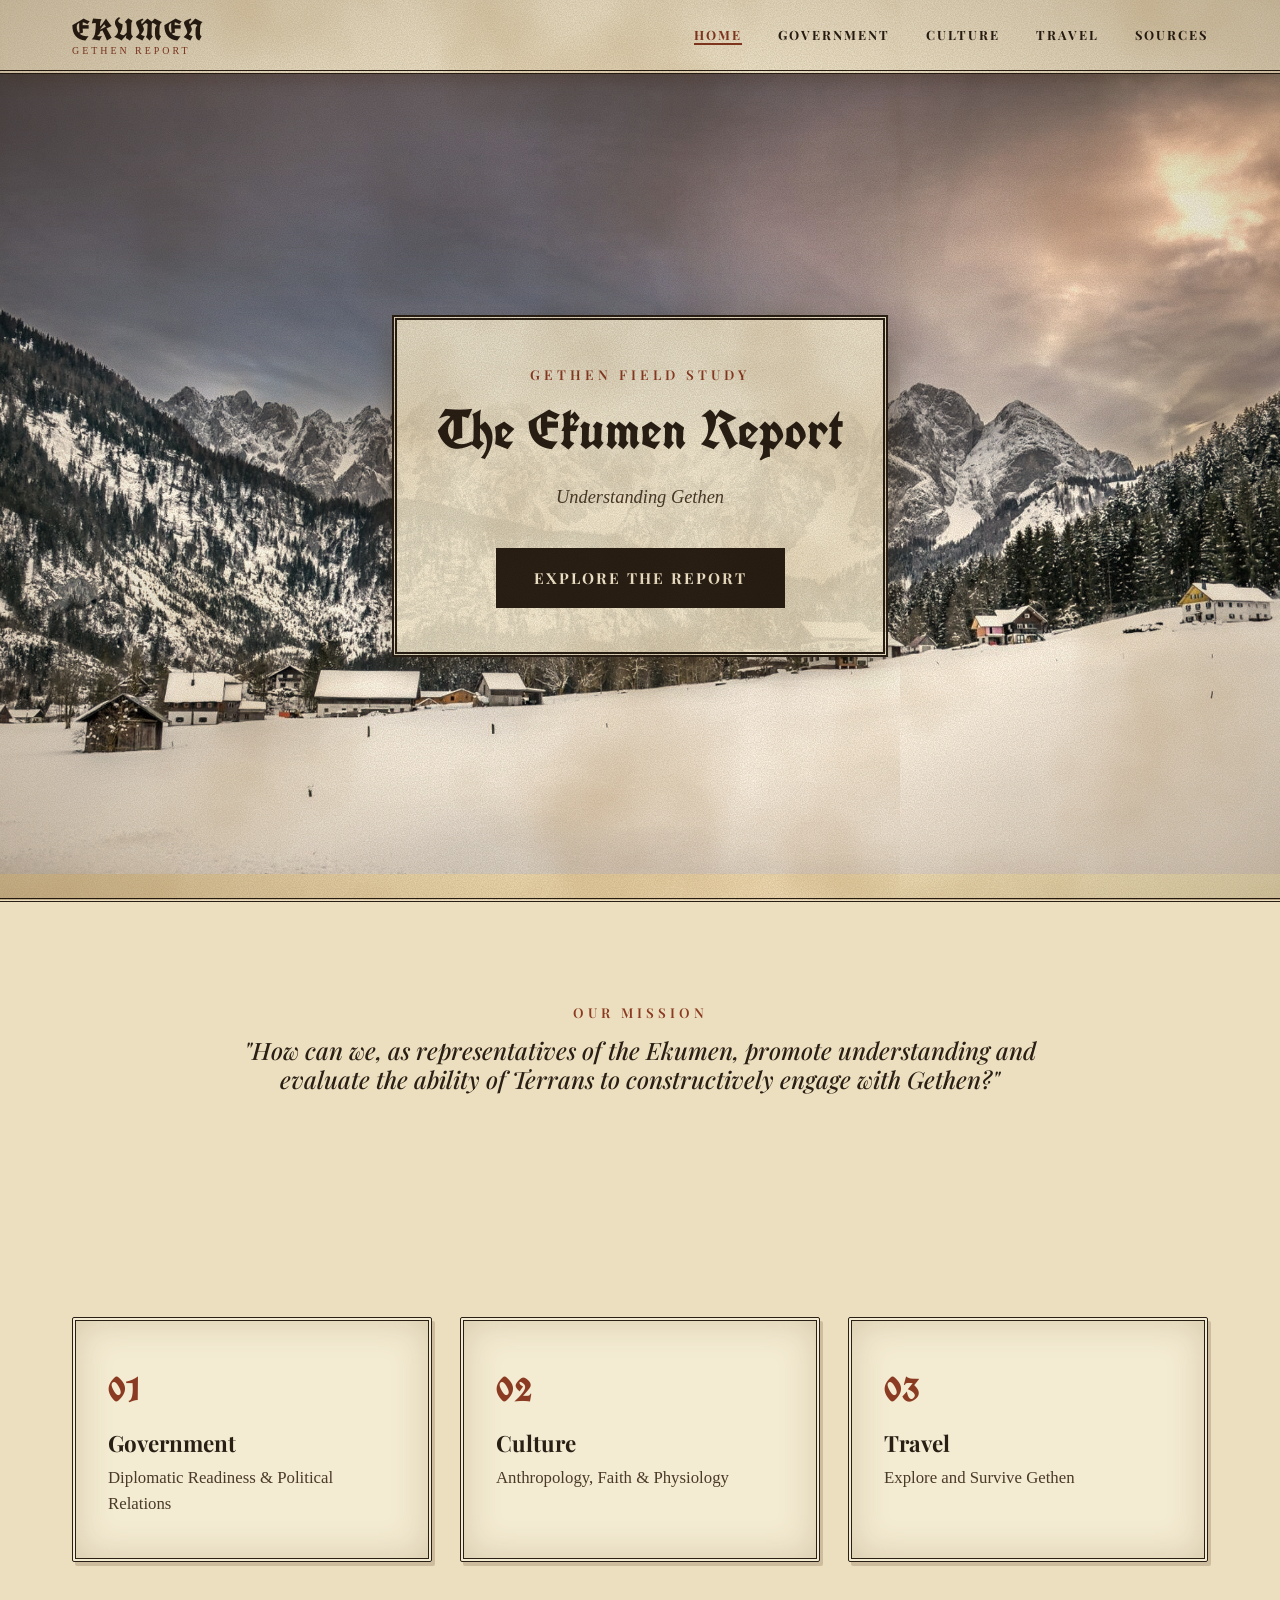
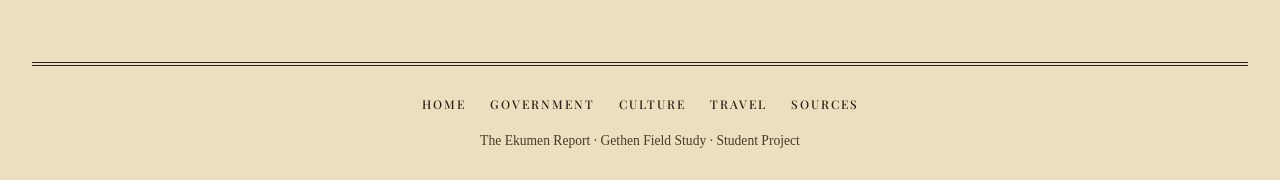
<file: index.html>
<!DOCTYPE html>
<html lang="en">
<head>
  <meta charset="UTF-8">
  <meta name="viewport" content="width=device-width, initial-scale=1.0">
  <title>The Ekumen Report | Understanding Gethen</title>

  <!-- ================================================================
       FONTS
       These two Google Fonts give the site its "sci-fi document" look.
       "Space Grotesk" = headings. "Inter" = body text.
       Delete this whole <link> tag if you don't want to use Google Fonts
       (the site will just fall back to a normal system font).
       ================================================================ -->
  <link rel="preconnect" href="https://fonts.googleapis.com">
  <link href="https://fonts.googleapis.com/css2?family=Old+Standard+TT:ital,wght@0,400;0,700;1,400&family=Playfair+Display:wght@500;700;900&family=UnifrakturCook:wght@700&display=swap" rel="stylesheet">

  <!-- Our stylesheet. All colors, sizes, and layout live in here. -->
  <link rel="stylesheet" href="style.css">
</head>
<body>

  <!-- ================================================================
       NAVIGATION BAR
       This is the SAME navbar on every page (index.html, government.html,
       culture.html, travel.html, sources.html) — copy/paste it if you add
       a new page. The "current" class just highlights which page you're on;
       move it to a different link on each page.
       To add a link: copy one <li><a>...</a></li> line and change it.
       To remove a link: delete its <li>...</li> line.
       ================================================================ -->
  <header class="navbar">
    <div class="nav-inner">

      <a href="index.html" class="nav-logo">
        <span class="nav-logo-main">EKUMEN</span>
        <span class="nav-logo-sub">Gethen Report</span>
      </a>

      <!-- Hamburger button, only visible on phones/tablets (see script.js) -->
      <button class="nav-toggle" id="navToggle" aria-label="Open menu">
        <span></span>
        <span></span>
        <span></span>
      </button>

      <ul class="nav-links" id="navLinks">
        <li><a href="index.html" class="current">Home</a></li>
        <li><a href="government.html">Government</a></li>
        <li><a href="culture.html">Culture</a></li>
        <li><a href="travel.html">Travel</a></li>
        <li><a href="sources.html">Sources</a></li>
      </ul>

    </div>
  </header>


  <!-- ================================================================
       HERO SECTION
       The big introduction banner at the top of the page.
       ================================================================ -->
  <section class="hero" id="home">

    <img src="images/gethen-hero.jpg" alt="Snow-covered valley with farmhouses beneath jagged mountains at dusk" class="hero-image">

    <div class="hero-overlay"></div>

    <div class="hero-content">
      <p class="eyebrow">Gethen Field Study</p>
      <h1>The Ekumen Report</h1>
      <p class="hero-subtitle">
        Understanding Gethen
      </p>
      <a href="#categories" class="btn btn-primary">Explore the Report</a>
    </div>

  </section>


  <!-- ================================================================
       MISSION / INTRODUCTION SECTION
       Introduces the project's essential question.
       ================================================================ -->
  <section class="section mission" id="mission">
    <div class="container">
      <p class="eyebrow">OUR MISSION</p>
      <h2 class="essential-question">
        "How can we, as representatives of the Ekumen, promote understanding and evaluate the ability of Terrans to constructively engage with Gethen?"
      </h2>
    </div>
  </section>


  <!-- ================================================================
       THREE MAIN CATEGORY CARDS
       This is the site's main navigation. Each card is a link to its own
       page. To add a 4th card: copy one whole <a class="category-card">
       block, point its href at a new .html page, and build that page by
       copying government.html/culture.html/travel.html as a starting point.
       ================================================================ -->
  <section class="section categories" id="categories">
    <div class="container category-grid">

      <a href="government.html" class="category-card">
        <span class="category-number">01</span>
        <h3>Government</h3>
        <p>Diplomatic Readiness &amp; Political Relations</p>
      </a>

      <a href="culture.html" class="category-card">
        <span class="category-number">02</span>
        <h3>Culture</h3>
        <p>Anthropology, Faith &amp; Physiology</p>
      </a>

      <a href="travel.html" class="category-card">
        <span class="category-number">03</span>
        <h3>Travel</h3>
        <p>Explore and Survive Gethen</p>
      </a>

    </div>
  </section>



  <!-- ================================================================
       FOOTER
       The link row here is repeated on every page so you can always
       jump anywhere from the bottom of the site.
       ================================================================ -->
  <footer class="footer">
    <div class="container">
      <ul class="footer-links">
        <li><a href="index.html">Home</a></li>
        <li><a href="government.html">Government</a></li>
        <li><a href="culture.html">Culture</a></li>
        <li><a href="travel.html">Travel</a></li>
        <li><a href="sources.html">Sources</a></li>
      </ul>
      <p>The Ekumen Report &middot; Gethen Field Study &middot; Student Project</p>
    </div>
  </footer>


  <!-- Our JavaScript file. Only handles the mobile menu button. -->
  <script src="script.js"></script>
</body>
</html>
</file>
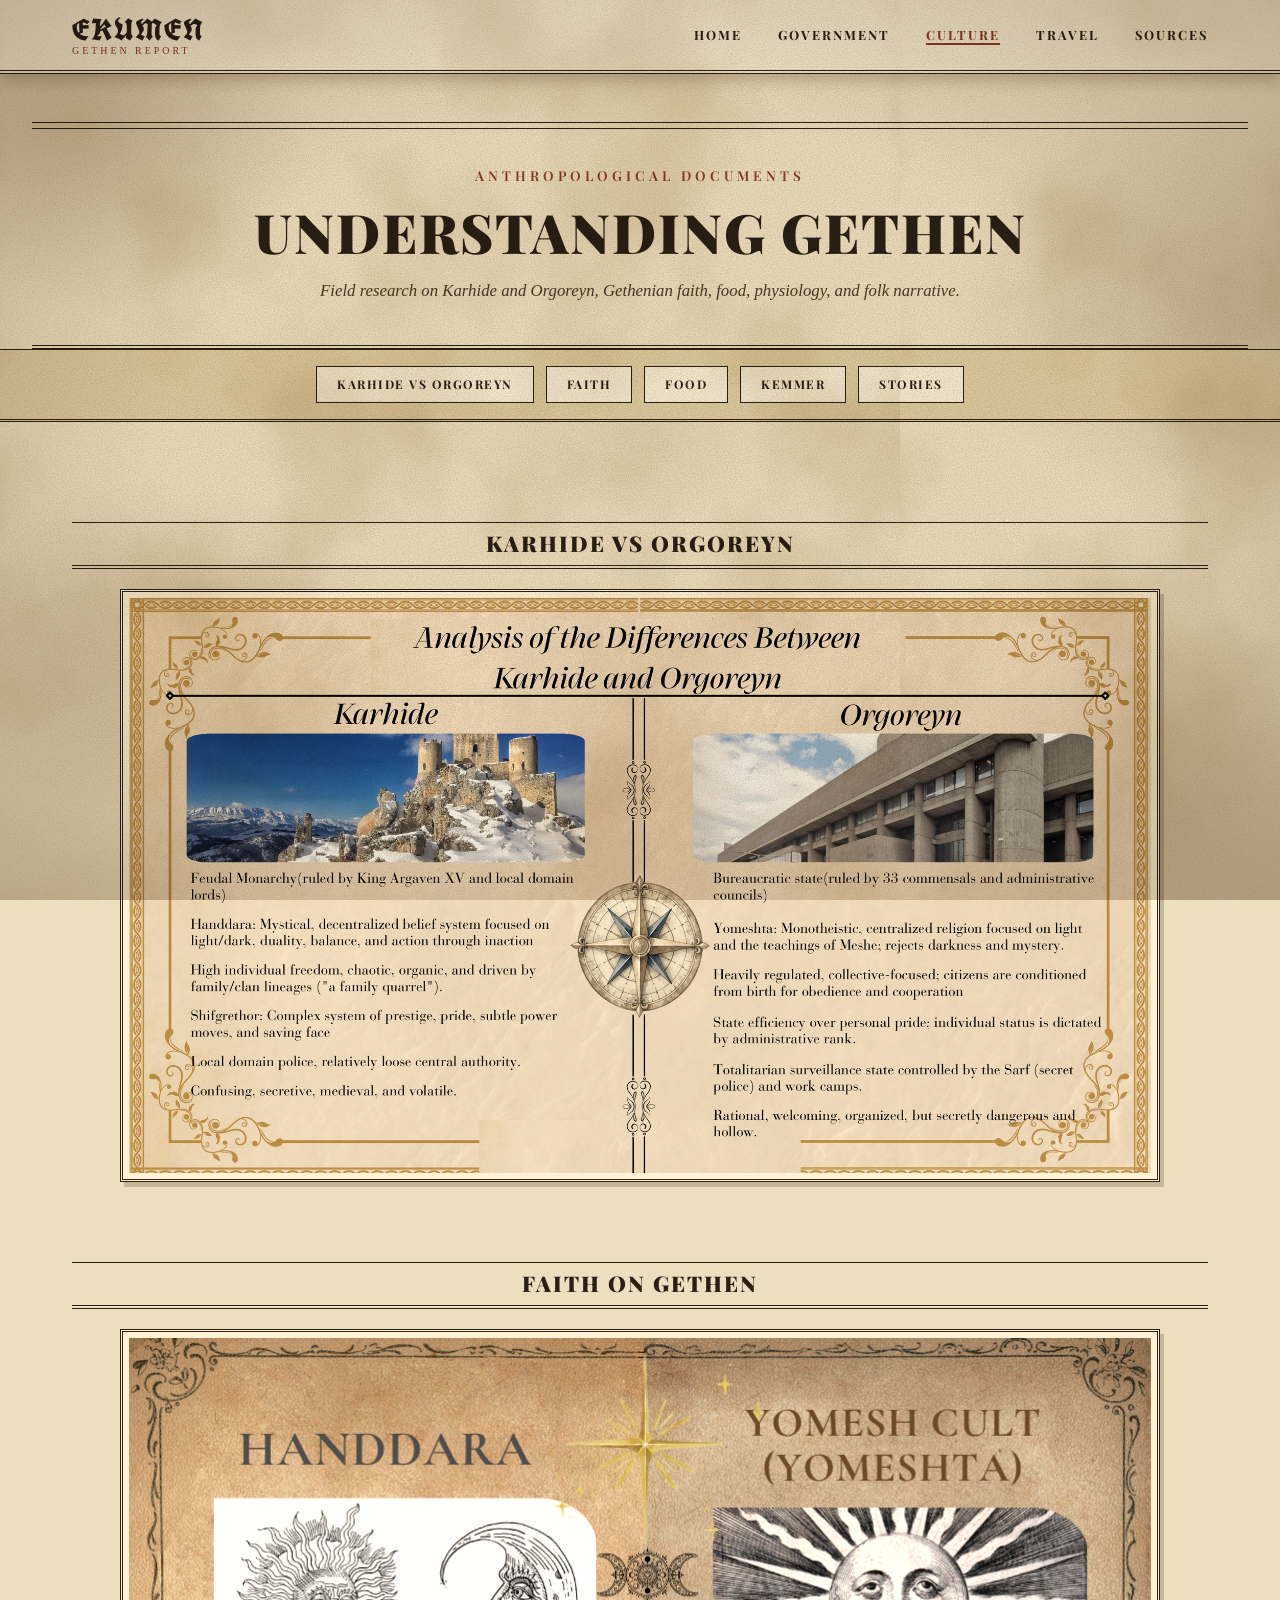
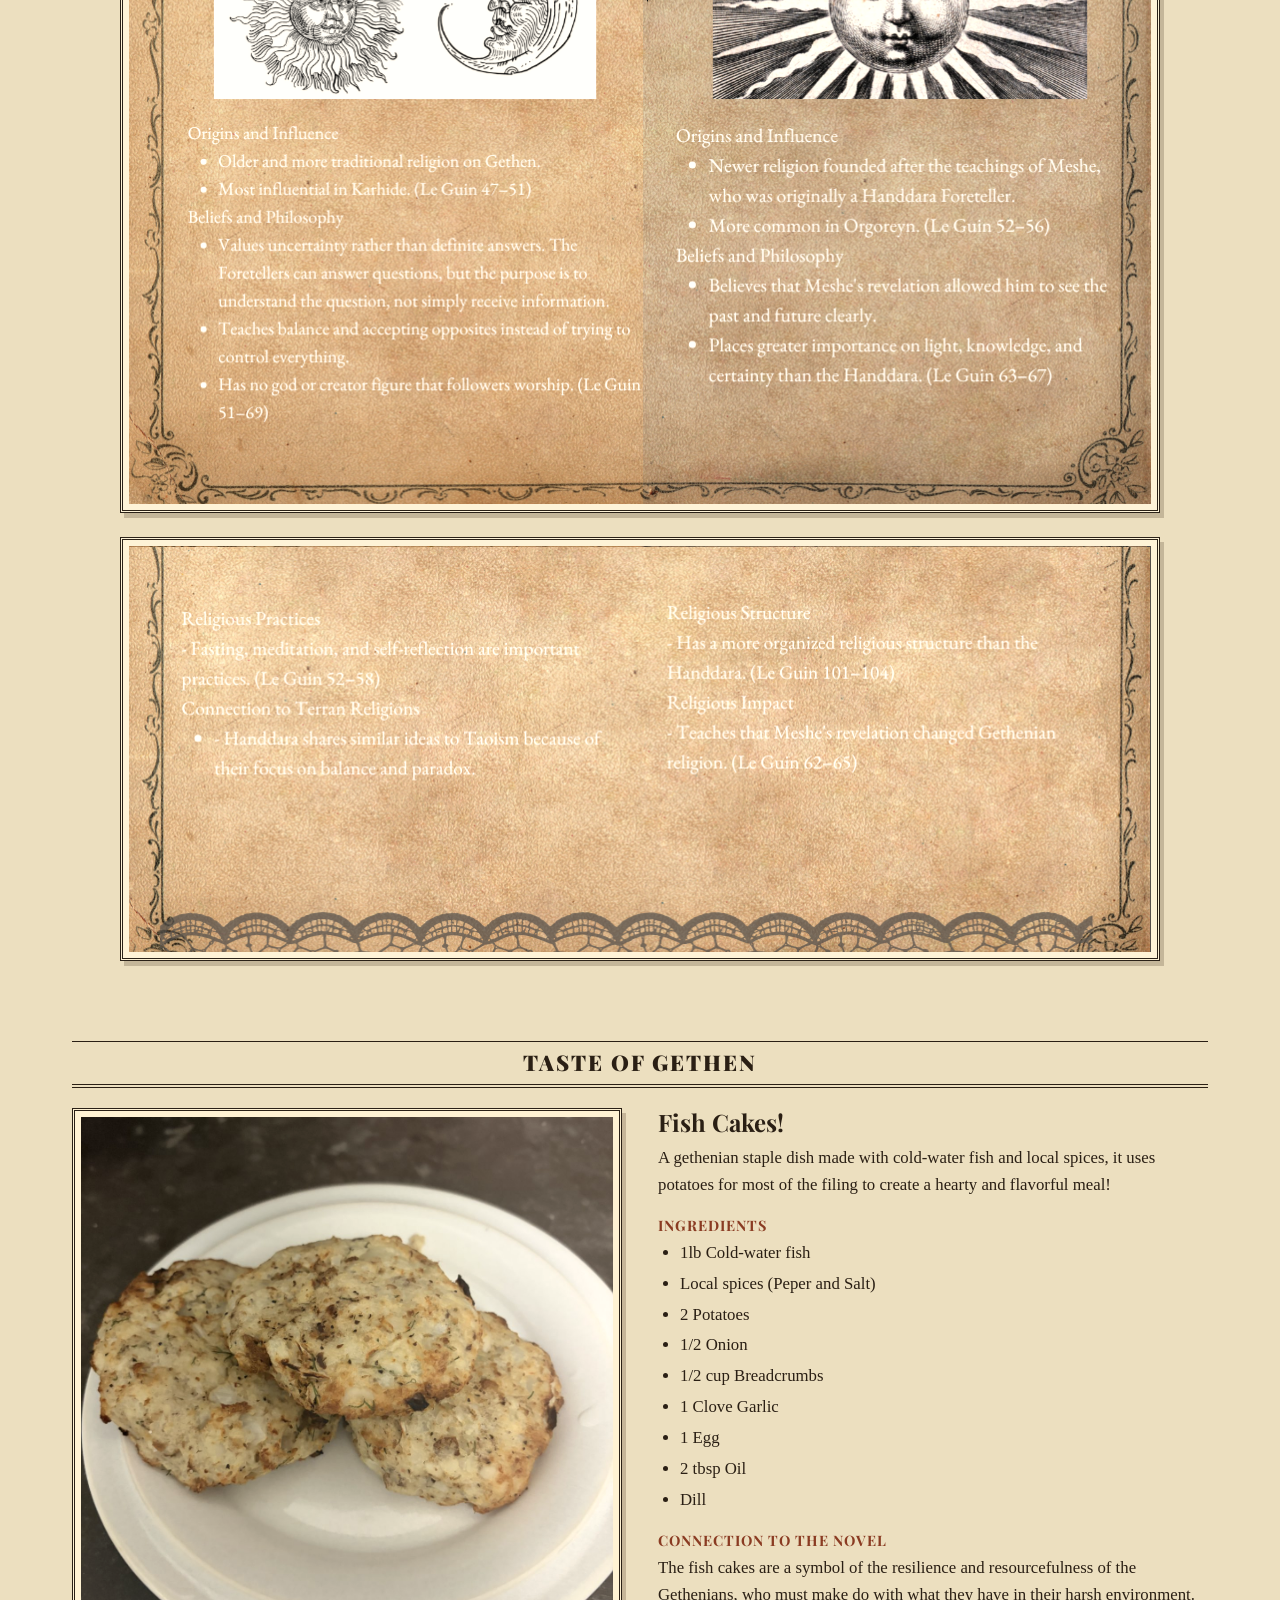
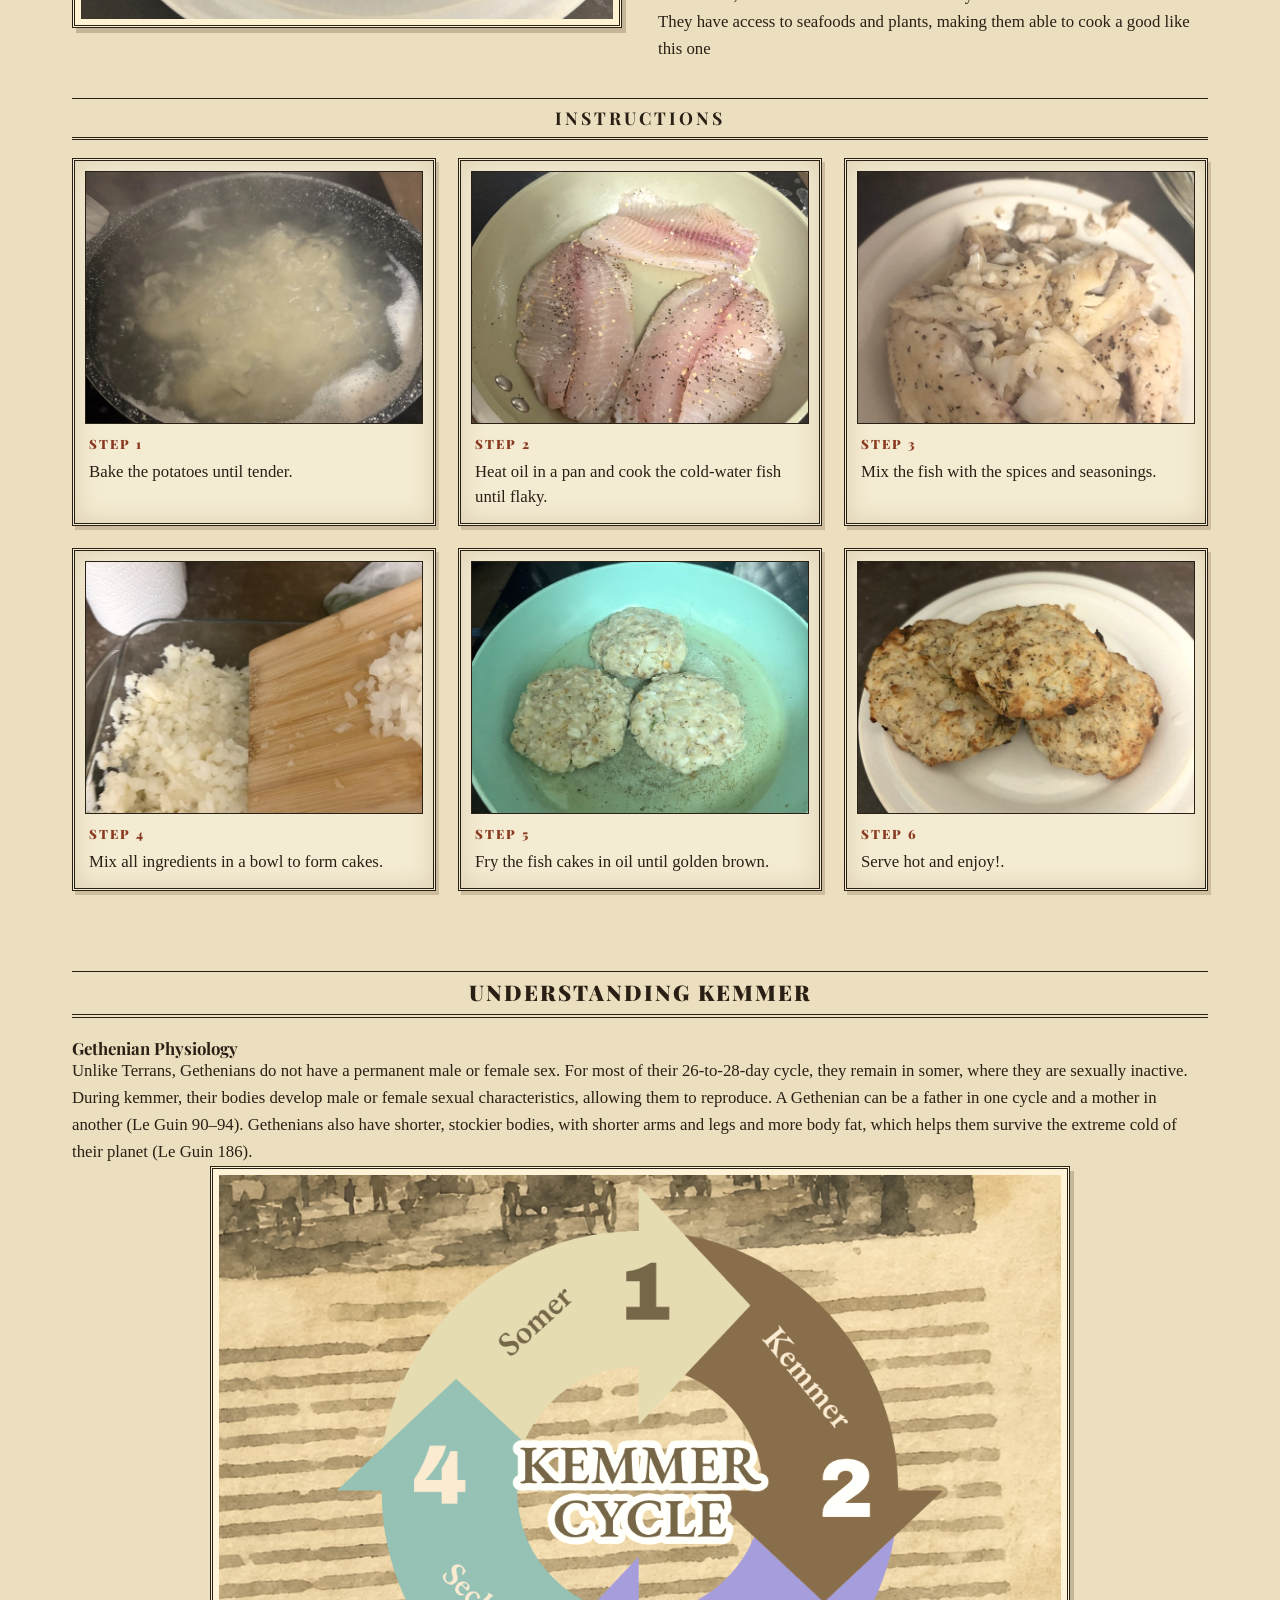
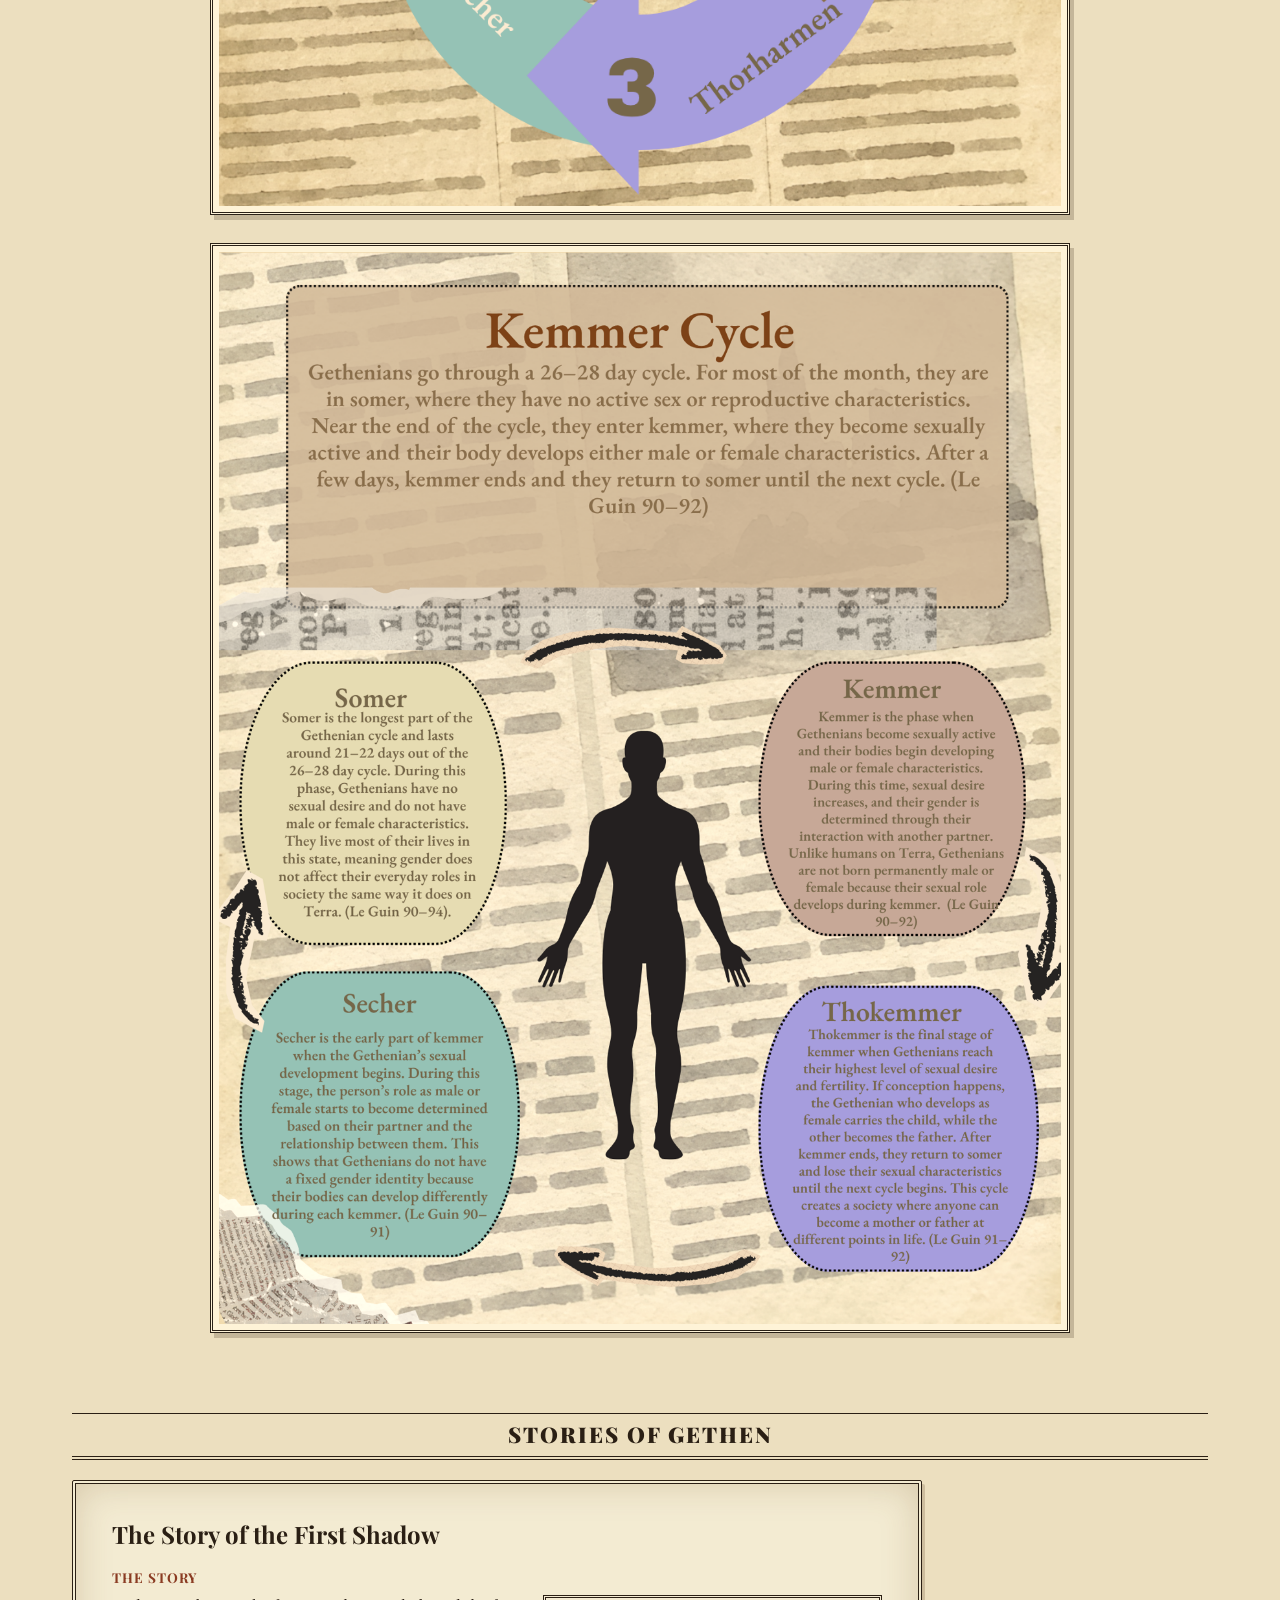
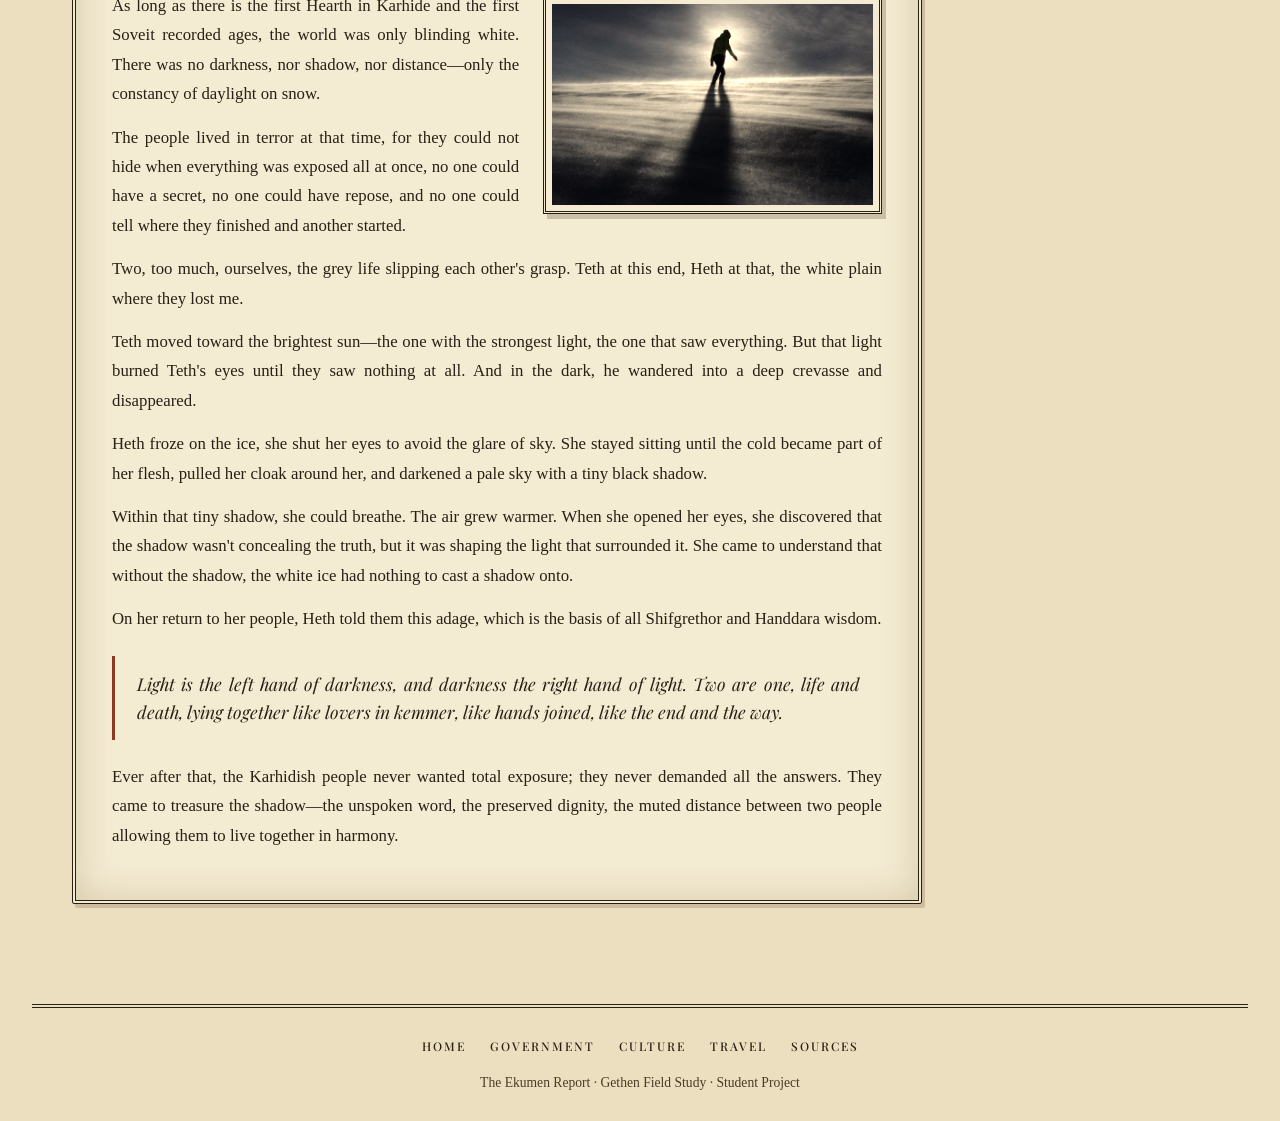
<file: culture.html>
<!DOCTYPE html>
<html lang="en">
<head>
  <meta charset="UTF-8">
  <meta name="viewport" content="width=device-width, initial-scale=1.0">
  <title>Culture | The Ekumen Report</title>

  <link rel="preconnect" href="https://fonts.googleapis.com">
  <link href="https://fonts.googleapis.com/css2?family=Old+Standard+TT:ital,wght@0,400;0,700;1,400&family=Playfair+Display:wght@500;700;900&family=UnifrakturCook:wght@700&display=swap" rel="stylesheet">
  <link rel="stylesheet" href="style.css">
</head>
<body>

  <!-- NAVIGATION BAR -->
  <header class="navbar">
    <div class="nav-inner">

      <a href="index.html" class="nav-logo">
        <span class="nav-logo-main">EKUMEN</span>
        <span class="nav-logo-sub">Gethen Report</span>
      </a>

      <button class="nav-toggle" id="navToggle" aria-label="Open menu">
        <span></span>
        <span></span>
        <span></span>
      </button>

      <ul class="nav-links" id="navLinks">
        <li><a href="index.html">Home</a></li>
        <li><a href="government.html">Government</a></li>
        <li><a href="culture.html" class="current">Culture</a></li>
        <li><a href="travel.html">Travel</a></li>
        <li><a href="sources.html">Sources</a></li>
      </ul>

    </div>
  </header>

  <!-- PAGE HEADER -->
  <section class="page-header">
    <div class="container">
      <p class="eyebrow">ANTHROPOLOGICAL DOCUMENTS</p>
      <h1>Understanding Gethen</h1>
      <p class="page-header-subtitle">Field research on Karhide and Orgoreyn, Gethenian faith, food, physiology, and folk narrative.</p>
    </div>
  </section>

  <!-- QUICK NAVIGATION -->
  <nav class="quick-nav">
    <ul class="container quick-nav-links">
      <li><a href="#comparison">Karhide vs Orgoreyn</a></li>
      <li><a href="#religion">Faith</a></li>
      <li><a href="#food">Food</a></li>
      <li><a href="#kemmer">Kemmer</a></li>
      <li><a href="#stories">Stories</a></li>
    </ul>
  </nav>

  <!-- CULTURE SECTION -->
  <section class="section">
    <div class="container">

      <!-- KARHIDE VS ORGOREYN -->
      <div class="subsection" id="comparison">
        <h3 class="subsection-title">Karhide vs Orgoreyn</h3>

        <div class="flyer-stack">
          <img
            src="images/karhide-orgoreyn-infographic.png"
            alt="Infographic comparing Karhide and Orgoreyn: Karhide is a feudal monarchy ruled by King Argaven XV and local domain lords, follows Handdara, has high individual freedom, the shifgrethor code of honor, local domain police and left Genly Ai confused; Orgoreyn is a bureaucratic state ruled by 33 commensals, follows Yomeshta, is heavily regulated, values state efficiency over personal pride, is a surveillance state run by the Sarf and work camps, and seemed welcoming but secretly dangerous and hollow."
            class="flyer-img">
        </div>
      </div>

      <!-- RELIGION: HANDDARA & YOMESH -->
      <div class="subsection" id="religion">
        <h3 class="subsection-title">Faith on Gethen</h3>

        <div class="flyer-stack">
          <img
            src="images/faith-1.png"
            alt="Flyer comparing the Handdara and the Yomesh Cult (Yomeshta): origins and influence, and beliefs and philosophy"
            class="flyer-img">

          <img
            src="images/faith-2.png"
            alt="Flyer continued: religious practices and connection to Terran religions for the Handdara; religious structure and impact for the Yomesh Cult"
            class="flyer-img">
        </div>
      </div>

      <!-- FOOD: TASTE OF GETHEN -->
      <div class="subsection" id="food">
        <h3 class="subsection-title">Taste of Gethen</h3>

        <div class="recipe-layout">

          <img
            src="images/food.jpeg"
            alt="Photo of finished dish"
            class="recipe-image">

          <div class="recipe-text">
            <h4>Fish Cakes!</h4>

            <p>A gethenian staple dish made with cold-water fish and local spices, it uses potatoes for most of the filing to create a hearty and flavorful meal!</p>

            <h5>Ingredients</h5>
            <ul>
              <li>1lb Cold-water fish</li>
              <li>Local spices (Peper and Salt)</li>
              <li>2 Potatoes</li>
              <li>1/2 Onion</li>
              <li>1/2 cup Breadcrumbs</li>
              <li>1 Clove Garlic</li>
              <li>1 Egg</li>
              <li>2 tbsp Oil</li>
              <li>Dill</li>
            </ul>

            <h5>Connection to the Novel</h5>
            <p>The fish cakes are a symbol of the resilience and resourcefulness of the Gethenians, who must make do with what they have in their harsh environment. They have access to seafoods and plants, making them able to cook a good like this one</p>
          </div>
        </div>

        <h4 class="recipe-steps-title">Instructions</h4>

        <ol class="recipe-steps">
          <li>
            <img src="images/recipe-step-1.jpg" alt="Potatoes in a pot on the stove" class="step-photo">
            <span>Bake the potatoes until tender.</span>
          </li>
          <li>
            <img src="images/recipe-step-2.jpg" alt="Seasoned fish fillets cooking in a pan" class="step-photo">
            <span>Heat oil in a pan and cook the cold-water fish until flaky.</span>
          </li>
          <li>
            <img src="images/recipe-step-3.jpg" alt="Cooked, flaked fish on a plate" class="step-photo">
            <span>Mix the fish with the spices and seasonings.</span>
          </li>
          <li>
            <img src="images/recipe-step-4.jpg" alt="Mashed potato and chopped onion ready to mix" class="step-photo">
            <span>Mix all ingredients in a bowl to form cakes.</span>
          </li>
          <li>
            <img src="images/recipe-step-5.jpg" alt="Fish cakes frying in a pan" class="step-photo">
            <span>Fry the fish cakes in oil until golden brown.</span>
          </li>
          <li>
            <img src="images/recipe-step-6.jpg" alt="Finished fish cakes served on a plate" class="step-photo">
            <span>Serve hot and enjoy!.</span>
          </li>
        </ol>
      </div>

      <!-- PHYSIOLOGY: UNDERSTANDING KEMMER -->
      <div class="subsection" id="kemmer">
        <h3 class="subsection-title">Understanding Kemmer</h3>

        <h4>Gethenian Physiology</h4>
        <p>
          Unlike Terrans, Gethenians do not have a permanent male or female sex.
          For most of their 26-to-28-day cycle, they remain in somer, where they
          are sexually inactive. During kemmer, their bodies develop male or
          female sexual characteristics, allowing them to reproduce. A Gethenian
          can be a father in one cycle and a mother in another (Le Guin 90–94).
          Gethenians also have shorter, stockier bodies, with shorter arms and
          legs and more body fat, which helps them survive the extreme cold of
          their planet (Le Guin 186).
        </p>

        <div class="kemmer-gallery">
          <figure>
            <img
              src="images/kemmer-cycle.png"
              alt="Diagram of the Kemmer cycle: Somer, Kemmer, Thorharmen, Secher"
              class="kemmer-img">
          </figure>

          <figure>
            <img
              src="images/kemmer-info.png"
              alt="Infographic explaining the 26 to 28 day Gethenian kemmer cycle: Somer, Kemmer, Secher, and Thokemmer"
              class="kemmer-img">
          </figure>
        </div>
      </div>

      <!-- CULTURAL NARRATIVE: STORIES OF GETHEN -->
      <div class="subsection" id="stories">
        <h3 class="subsection-title">Stories of Gethen</h3>

        <div class="story-box">
          <h4>The Story of the First Shadow</h4>

          <h5>The Story</h5>

          <div class="story-text">
            <figure class="story-figure">
              <img
                src="images/story-figure.jpg"
                alt="A lone figure in a hooded jacket walking across wind-swept snow, backlit by a pale sun, casting a long shadow">
            </figure>

            <p>As long as there is the first Hearth in Karhide and the first Soveit recorded ages, the world was only blinding white. There was no darkness, nor shadow, nor distance—only the constancy of daylight on snow.</p>

            <p>The people lived in terror at that time, for they could not hide when everything was exposed all at once, no one could have a secret, no one could have repose, and no one could tell where they finished and another started.</p>

            <p>Two, too much, ourselves, the grey life slipping each other's grasp. Teth at this end, Heth at that, the white plain where they lost me.</p>

            <p>Teth moved toward the brightest sun—the one with the strongest light, the one that saw everything. But that light burned Teth's eyes until they saw nothing at all. And in the dark, he wandered into a deep crevasse and disappeared.</p>

            <p>Heth froze on the ice, she shut her eyes to avoid the glare of sky. She stayed sitting until the cold became part of her flesh, pulled her cloak around her, and darkened a pale sky with a tiny black shadow.</p>

            <p>Within that tiny shadow, she could breathe. The air grew warmer. When she opened her eyes, she discovered that the shadow wasn't concealing the truth, but it was shaping the light that surrounded it. She came to understand that without the shadow, the white ice had nothing to cast a shadow onto.</p>

            <p>On her return to her people, Heth told them this adage, which is the basis of all Shifgrethor and Handdara wisdom.</p>

            <blockquote class="story-adage">
              Light is the left hand of darkness, and darkness the right hand of light. Two are one, life and death, lying together like lovers in kemmer, like hands joined, like the end and the way.
            </blockquote>

            <p>Ever after that, the Karhidish people never wanted total exposure; they never demanded all the answers. They came to treasure the shadow—the unspoken word, the preserved dignity, the muted distance between two people allowing them to live together in harmony.</p>
          </div>
        </div>
      </div>

    </div>
  </section>

  <!-- FOOTER -->
  <footer class="footer">
    <div class="container">
      <ul class="footer-links">
        <li><a href="index.html">Home</a></li>
        <li><a href="government.html">Government</a></li>
        <li><a href="culture.html">Culture</a></li>
        <li><a href="travel.html">Travel</a></li>
        <li><a href="sources.html">Sources</a></li>
      </ul>

      <p>The Ekumen Report &middot; Gethen Field Study &middot; Student Project</p>
    </div>
  </footer>

  <script src="script.js"></script>
</body>
</html>
</file>
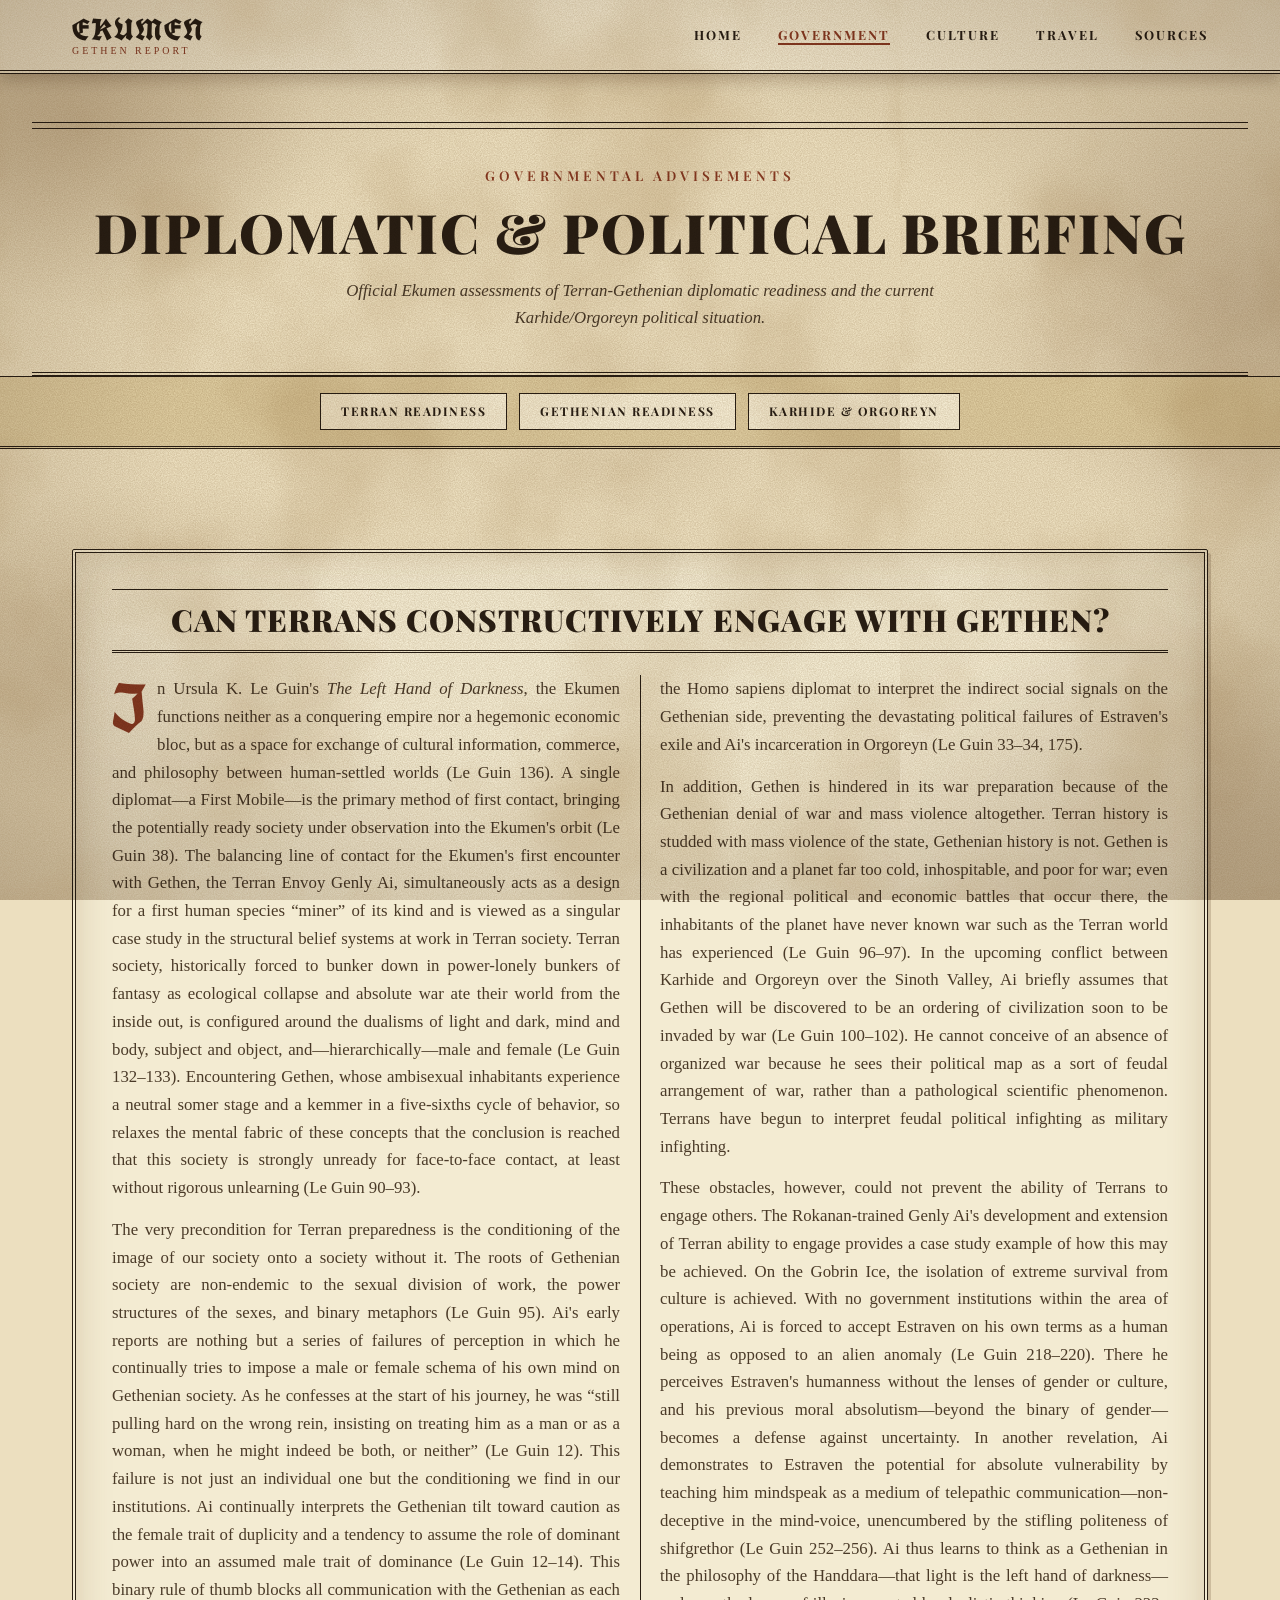
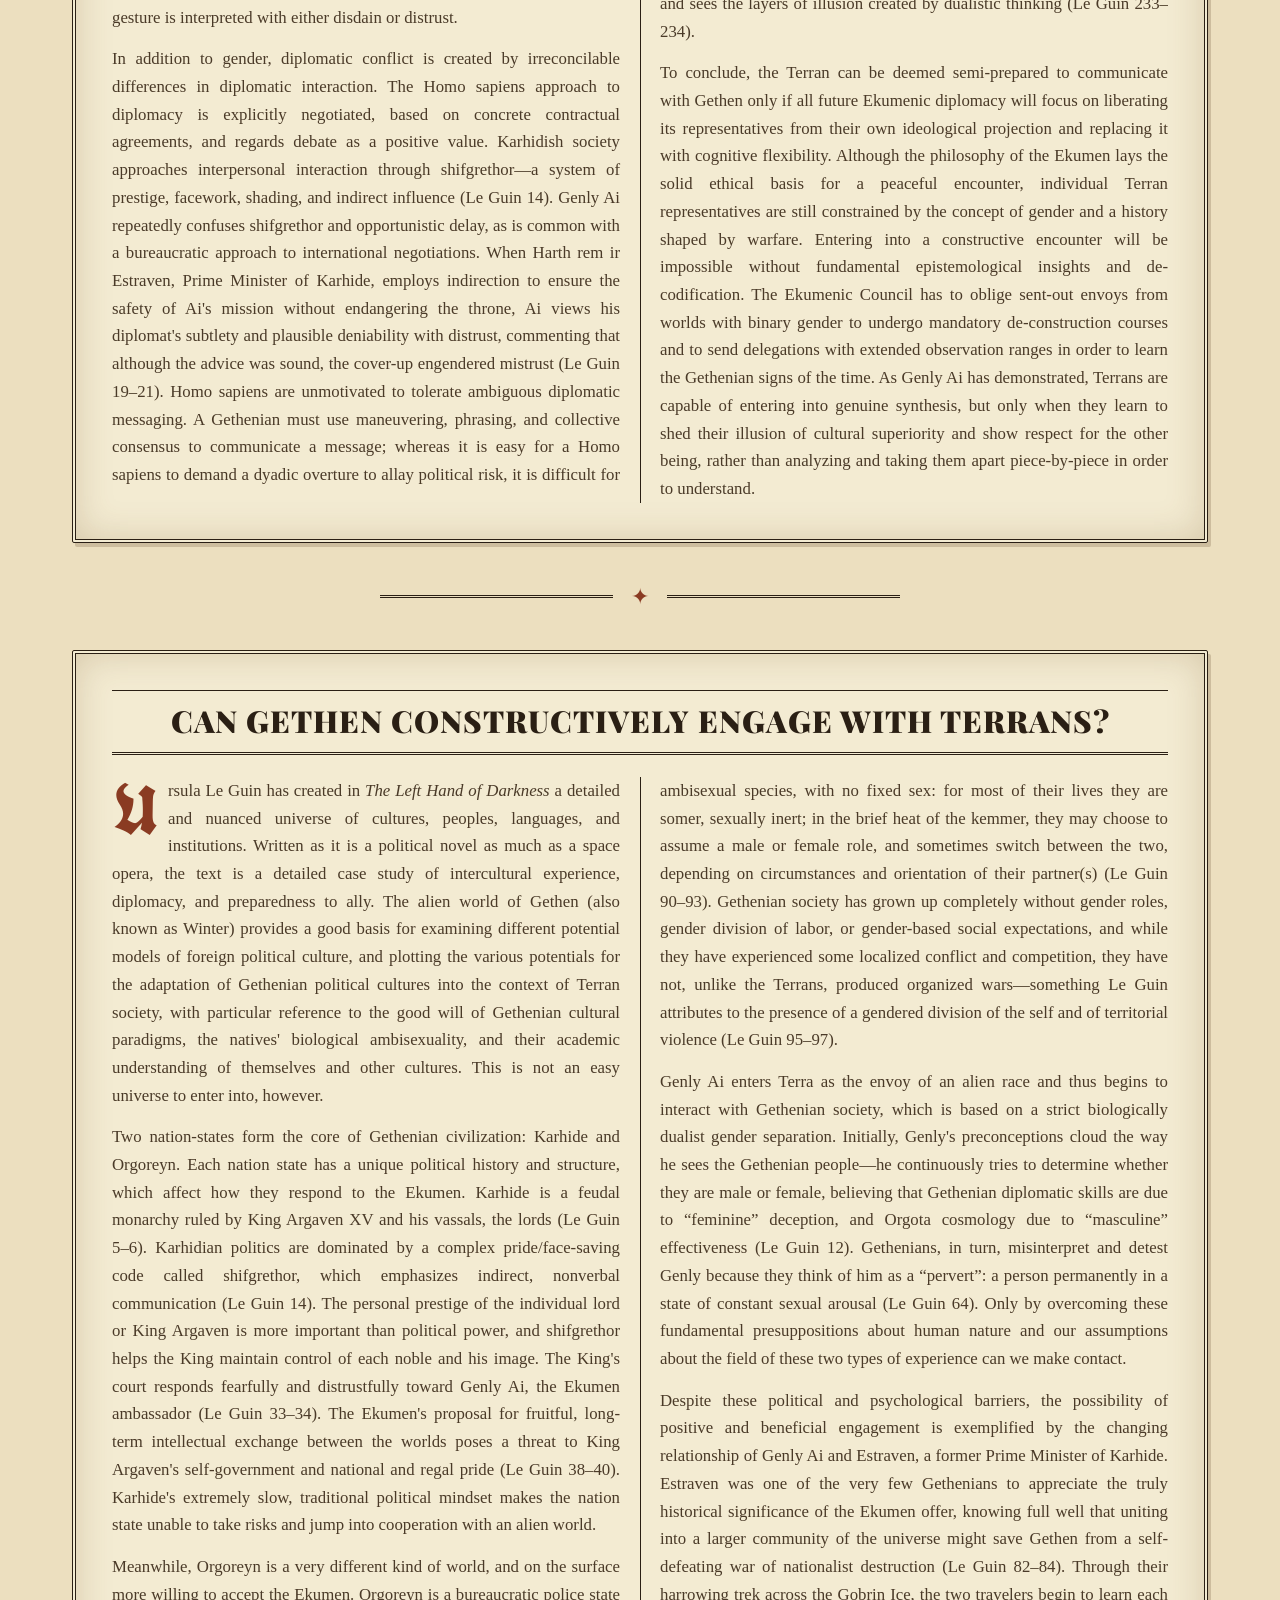
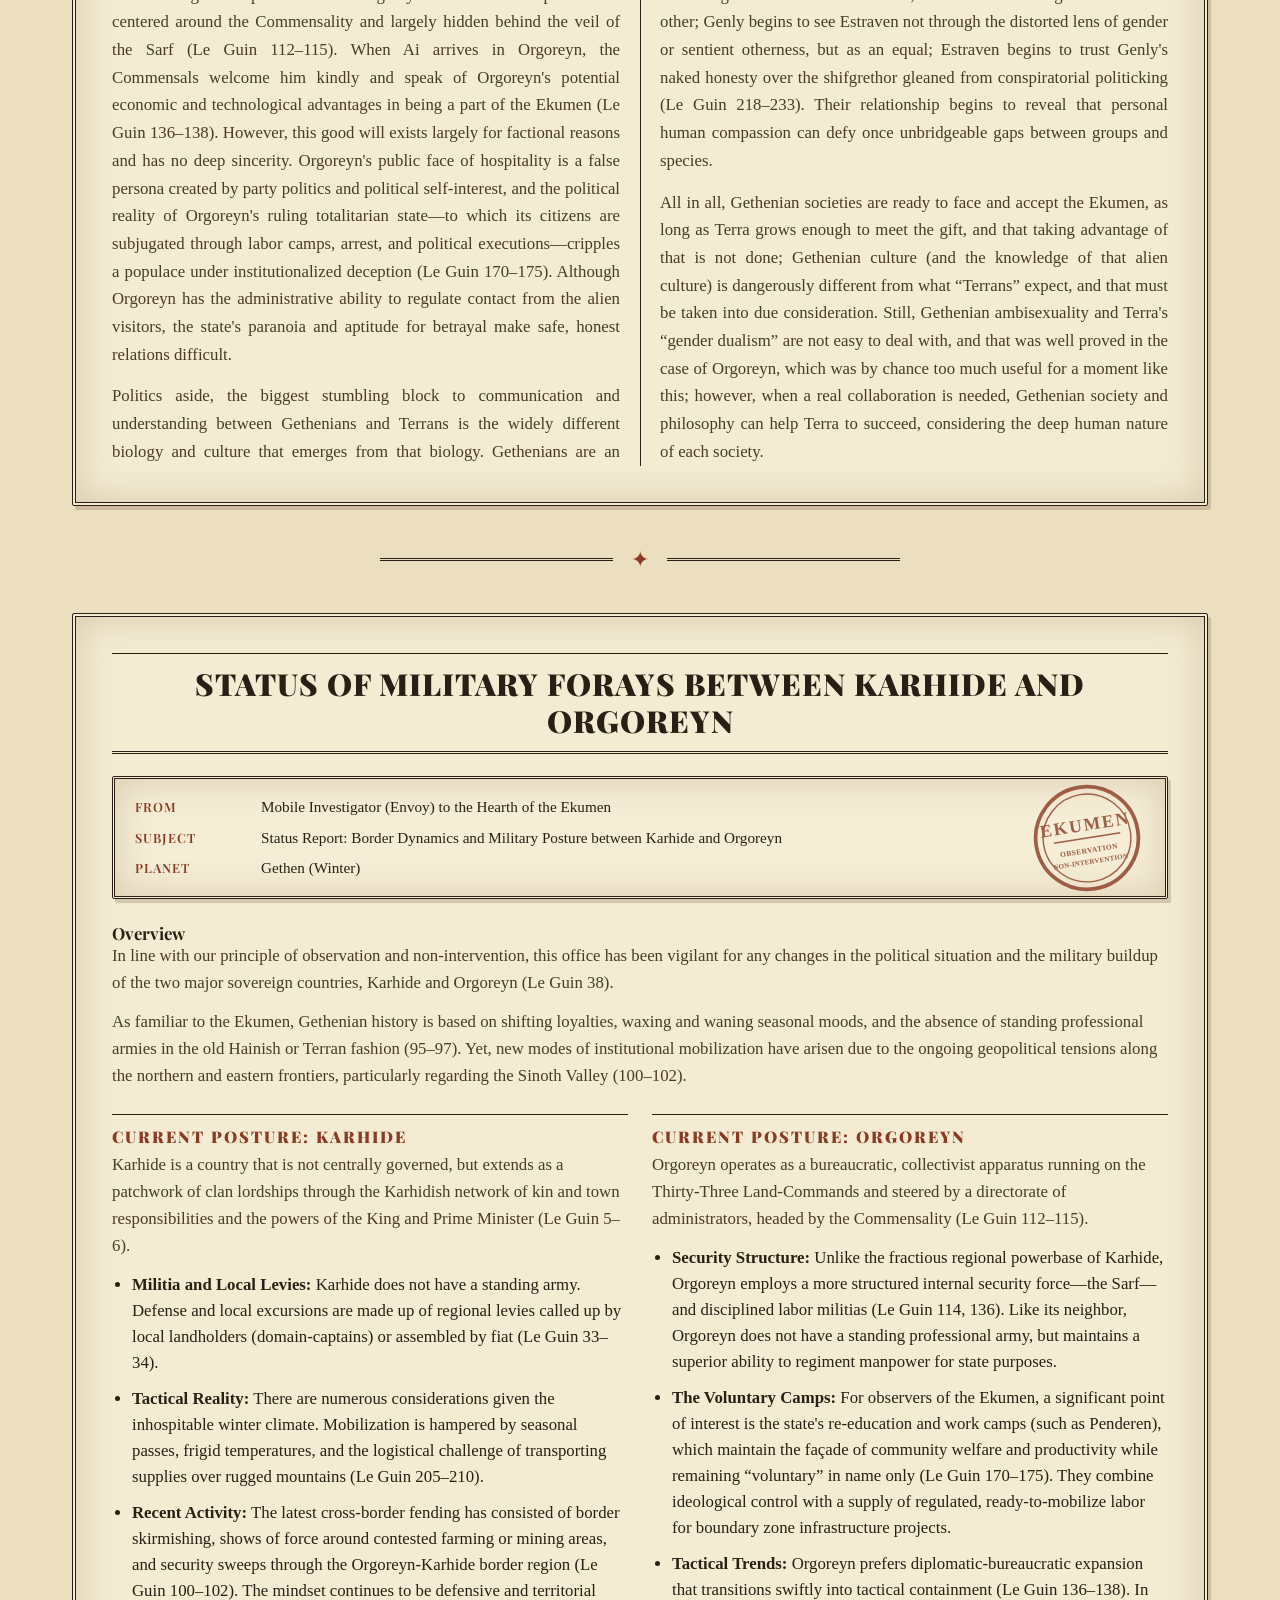
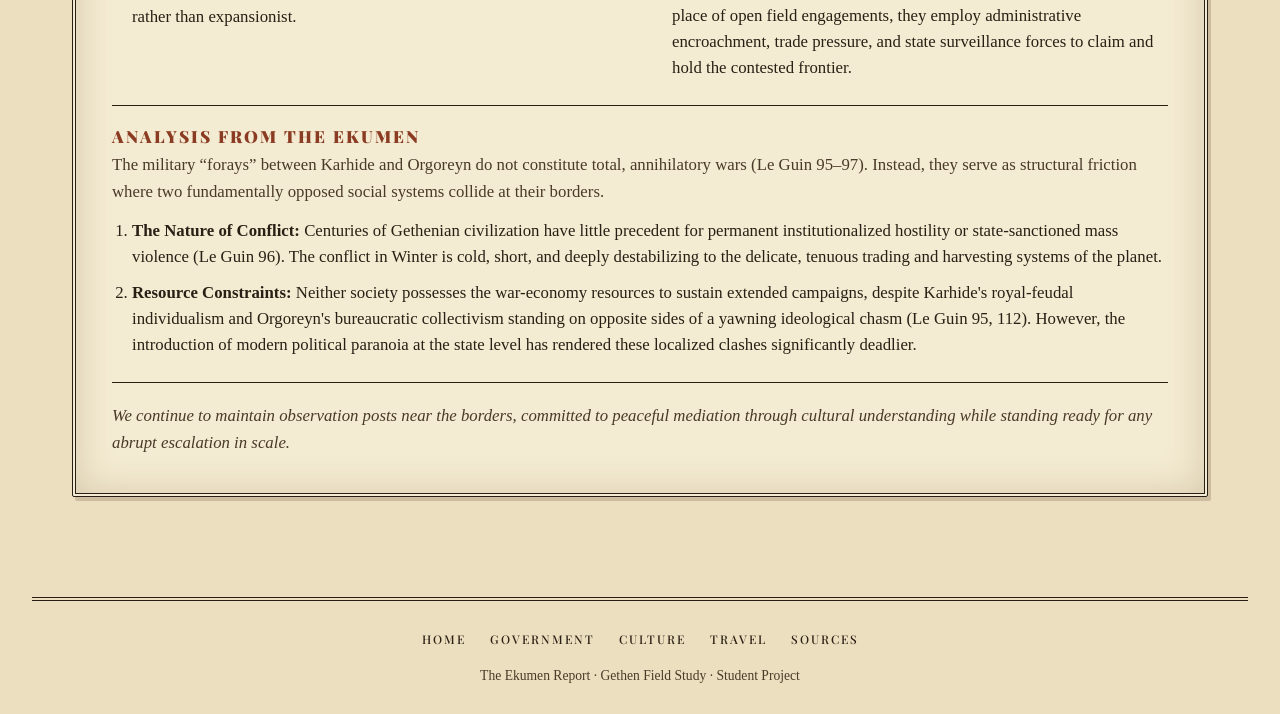
<file: government.html>
<!DOCTYPE html>
<html lang="en">
<head>
  <meta charset="UTF-8">
  <meta name="viewport" content="width=device-width, initial-scale=1.0">
  <title>Government | The Ekumen Report</title>

  <link rel="preconnect" href="https://fonts.googleapis.com">
  <link href="https://fonts.googleapis.com/css2?family=Old+Standard+TT:ital,wght@0,400;0,700;1,400&family=Playfair+Display:wght@500;700;900&family=UnifrakturCook:wght@700&display=swap" rel="stylesheet">
  <link rel="stylesheet" href="style.css">
</head>
<body>

  <!-- ================================================================
       NAVIGATION BAR — same on every page. "current" marks this page.
       ================================================================ -->
  <header class="navbar">
    <div class="nav-inner">

      <a href="index.html" class="nav-logo">
        <span class="nav-logo-main">EKUMEN</span>
        <span class="nav-logo-sub">Gethen Report</span>
      </a>

      <button class="nav-toggle" id="navToggle" aria-label="Open menu">
        <span></span>
        <span></span>
        <span></span>
      </button>

      <ul class="nav-links" id="navLinks">
        <li><a href="index.html">Home</a></li>
        <li><a href="government.html" class="current">Government</a></li>
        <li><a href="culture.html">Culture</a></li>
        <li><a href="travel.html">Travel</a></li>
        <li><a href="sources.html">Sources</a></li>
      </ul>

    </div>
  </header>


  <!-- ================================================================
       PAGE HEADER
       A small "mini hero" banner at the top of every non-Home page.
       Change the two lines of text below to retitle the page.
       ================================================================ -->
  <section class="page-header">
    <div class="container">
      <p class="eyebrow">GOVERNMENTAL ADVISEMENTS</p>
      <h1>Diplomatic &amp; Political Briefing</h1>
      <p class="page-header-subtitle">Official Ekumen assessments of Terran-Gethenian diplomatic readiness and the current Karhide/Orgoreyn political situation.</p>
    </div>
  </section>


  <!-- ================================================================
       QUICK NAV — jump links to the sections further down THIS page.
       To add/remove a pill, copy or delete one <li><a>...</a></li> line.
       The href of each pill must match an id= further down the page.
       ================================================================ -->
  <nav class="quick-nav">
    <ul class="container quick-nav-links">
      <li><a href="#terran-readiness">Terran Readiness</a></li>
      <li><a href="#gethenian-readiness">Gethenian Readiness</a></li>
      <li><a href="#karhide-orgoreyn">Karhide &amp; Orgoreyn</a></li>
    </ul>
  </nav>



  <!-- ================================================================
       ================================================================
       GOVERNMENT SECTION
       Contains: Terran Readiness, Gethenian Readiness,
       and the Karhide/Orgoreyn political briefing.
       ================================================================
       ================================================================ -->
  <section class="section section-dark">
    <div class="container">

      <!-- ---------- TERRAN READINESS ---------- -->
      <div class="report-card" id="terran-readiness">
        <h3>Can Terrans Constructively Engage With Gethen?</h3>


        <div class="report-essay">
          <p>In Ursula K. Le Guin's <em>The Left Hand of Darkness</em>, the Ekumen functions neither as a conquering empire nor a hegemonic economic bloc, but as a space for exchange of cultural information, commerce, and philosophy between human-settled worlds (Le Guin 136). A single diplomat—a First Mobile—is the primary method of first contact, bringing the potentially ready society under observation into the Ekumen's orbit (Le Guin 38). The balancing line of contact for the Ekumen's first encounter with Gethen, the Terran Envoy Genly Ai, simultaneously acts as a design for a first human species “miner” of its kind and is viewed as a singular case study in the structural belief systems at work in Terran society. Terran society, historically forced to bunker down in power-lonely bunkers of fantasy as ecological collapse and absolute war ate their world from the inside out, is configured around the dualisms of light and dark, mind and body, subject and object, and—hierarchically—male and female (Le Guin 132–133). Encountering Gethen, whose ambisexual inhabitants experience a neutral somer stage and a kemmer in a five-sixths cycle of behavior, so relaxes the mental fabric of these concepts that the conclusion is reached that this society is strongly unready for face-to-face contact, at least without rigorous unlearning (Le Guin 90–93).</p>
          <p>The very precondition for Terran preparedness is the conditioning of the image of our society onto a society without it. The roots of Gethenian society are non-endemic to the sexual division of work, the power structures of the sexes, and binary metaphors (Le Guin 95). Ai's early reports are nothing but a series of failures of perception in which he continually tries to impose a male or female schema of his own mind on Gethenian society. As he confesses at the start of his journey, he was “still pulling hard on the wrong rein, insisting on treating him as a man or as a woman, when he might indeed be both, or neither” (Le Guin 12). This failure is not just an individual one but the conditioning we find in our institutions. Ai continually interprets the Gethenian tilt toward caution as the female trait of duplicity and a tendency to assume the role of dominant power into an assumed male trait of dominance (Le Guin 12–14). This binary rule of thumb blocks all communication with the Gethenian as each gesture is interpreted with either disdain or distrust.</p>
          <p>In addition to gender, diplomatic conflict is created by irreconcilable differences in diplomatic interaction. The Homo sapiens approach to diplomacy is explicitly negotiated, based on concrete contractual agreements, and regards debate as a positive value. Karhidish society approaches interpersonal interaction through shifgrethor—a system of prestige, facework, shading, and indirect influence (Le Guin 14). Genly Ai repeatedly confuses shifgrethor and opportunistic delay, as is common with a bureaucratic approach to international negotiations. When Harth rem ir Estraven, Prime Minister of Karhide, employs indirection to ensure the safety of Ai's mission without endangering the throne, Ai views his diplomat's subtlety and plausible deniability with distrust, commenting that although the advice was sound, the cover-up engendered mistrust (Le Guin 19–21). Homo sapiens are unmotivated to tolerate ambiguous diplomatic messaging. A Gethenian must use maneuvering, phrasing, and collective consensus to communicate a message; whereas it is easy for a Homo sapiens to demand a dyadic overture to allay political risk, it is difficult for the Homo sapiens diplomat to interpret the indirect social signals on the Gethenian side, preventing the devastating political failures of Estraven's exile and Ai's incarceration in Orgoreyn (Le Guin 33–34, 175).</p>
          <p>In addition, Gethen is hindered in its war preparation because of the Gethenian denial of war and mass violence altogether. Terran history is studded with mass violence of the state, Gethenian history is not. Gethen is a civilization and a planet far too cold, inhospitable, and poor for war; even with the regional political and economic battles that occur there, the inhabitants of the planet have never known war such as the Terran world has experienced (Le Guin 96–97). In the upcoming conflict between Karhide and Orgoreyn over the Sinoth Valley, Ai briefly assumes that Gethen will be discovered to be an ordering of civilization soon to be invaded by war (Le Guin 100–102). He cannot conceive of an absence of organized war because he sees their political map as a sort of feudal arrangement of war, rather than a pathological scientific phenomenon. Terrans have begun to interpret feudal political infighting as military infighting.</p>
          <p>These obstacles, however, could not prevent the ability of Terrans to engage others. The Rokanan-trained Genly Ai's development and extension of Terran ability to engage provides a case study example of how this may be achieved. On the Gobrin Ice, the isolation of extreme survival from culture is achieved. With no government institutions within the area of operations, Ai is forced to accept Estraven on his own terms as a human being as opposed to an alien anomaly (Le Guin 218–220). There he perceives Estraven's humanness without the lenses of gender or culture, and his previous moral absolutism—beyond the binary of gender—becomes a defense against uncertainty. In another revelation, Ai demonstrates to Estraven the potential for absolute vulnerability by teaching him mindspeak as a medium of telepathic communication—non-deceptive in the mind-voice, unencumbered by the stifling politeness of shifgrethor (Le Guin 252–256). Ai thus learns to think as a Gethenian in the philosophy of the Handdara—that light is the left hand of darkness—and sees the layers of illusion created by dualistic thinking (Le Guin 233–234).</p>
          <p>To conclude, the Terran can be deemed semi-prepared to communicate with Gethen only if all future Ekumenic diplomacy will focus on liberating its representatives from their own ideological projection and replacing it with cognitive flexibility. Although the philosophy of the Ekumen lays the solid ethical basis for a peaceful encounter, individual Terran representatives are still constrained by the concept of gender and a history shaped by warfare. Entering into a constructive encounter will be impossible without fundamental epistemological insights and de-codification. The Ekumenic Council has to oblige sent-out envoys from worlds with binary gender to undergo mandatory de-construction courses and to send delegations with extended observation ranges in order to learn the Gethenian signs of the time. As Genly Ai has demonstrated, Terrans are capable of entering into genuine synthesis, but only when they learn to shed their illusion of cultural superiority and show respect for the other being, rather than analyzing and taking them apart piece-by-piece in order to understand.</p>
        </div>
      </div>

      <div class="ornament-divider" aria-hidden="true"><span>✦</span></div>

      <!-- ---------- GETHENIAN READINESS ---------- -->
      <div class="report-card" id="gethenian-readiness">
        <h3>Can Gethen Constructively Engage With Terrans?</h3>


        <div class="report-essay">
          <p>Ursula Le Guin has created in <em>The Left Hand of Darkness</em> a detailed and nuanced universe of cultures, peoples, languages, and institutions. Written as it is a political novel as much as a space opera, the text is a detailed case study of intercultural experience, diplomacy, and preparedness to ally. The alien world of Gethen (also known as Winter) provides a good basis for examining different potential models of foreign political culture, and plotting the various potentials for the adaptation of Gethenian political cultures into the context of Terran society, with particular reference to the good will of Gethenian cultural paradigms, the natives' biological ambisexuality, and their academic understanding of themselves and other cultures. This is not an easy universe to enter into, however.</p>
          <p>Two nation-states form the core of Gethenian civilization: Karhide and Orgoreyn. Each nation state has a unique political history and structure, which affect how they respond to the Ekumen. Karhide is a feudal monarchy ruled by King Argaven XV and his vassals, the lords (Le Guin 5–6). Karhidian politics are dominated by a complex pride/face-saving code called shifgrethor, which emphasizes indirect, nonverbal communication (Le Guin 14). The personal prestige of the individual lord or King Argaven is more important than political power, and shifgrethor helps the King maintain control of each noble and his image. The King's court responds fearfully and distrustfully toward Genly Ai, the Ekumen ambassador (Le Guin 33–34). The Ekumen's proposal for fruitful, long-term intellectual exchange between the worlds poses a threat to King Argaven's self-government and national and regal pride (Le Guin 38–40). Karhide's extremely slow, traditional political mindset makes the nation state unable to take risks and jump into cooperation with an alien world.</p>
          <p>Meanwhile, Orgoreyn is a very different kind of world, and on the surface more willing to accept the Ekumen. Orgoreyn is a bureaucratic police state centered around the Commensality and largely hidden behind the veil of the Sarf (Le Guin 112–115). When Ai arrives in Orgoreyn, the Commensals welcome him kindly and speak of Orgoreyn's potential economic and technological advantages in being a part of the Ekumen (Le Guin 136–138). However, this good will exists largely for factional reasons and has no deep sincerity. Orgoreyn's public face of hospitality is a false persona created by party politics and political self-interest, and the political reality of Orgoreyn's ruling totalitarian state—to which its citizens are subjugated through labor camps, arrest, and political executions—cripples a populace under institutionalized deception (Le Guin 170–175). Although Orgoreyn has the administrative ability to regulate contact from the alien visitors, the state's paranoia and aptitude for betrayal make safe, honest relations difficult.</p>
          <p>Politics aside, the biggest stumbling block to communication and understanding between Gethenians and Terrans is the widely different biology and culture that emerges from that biology. Gethenians are an ambisexual species, with no fixed sex: for most of their lives they are somer, sexually inert; in the brief heat of the kemmer, they may choose to assume a male or female role, and sometimes switch between the two, depending on circumstances and orientation of their partner(s) (Le Guin 90–93). Gethenian society has grown up completely without gender roles, gender division of labor, or gender-based social expectations, and while they have experienced some localized conflict and competition, they have not, unlike the Terrans, produced organized wars—something Le Guin attributes to the presence of a gendered division of the self and of territorial violence (Le Guin 95–97).</p>
          <p>Genly Ai enters Terra as the envoy of an alien race and thus begins to interact with Gethenian society, which is based on a strict biologically dualist gender separation. Initially, Genly's preconceptions cloud the way he sees the Gethenian people—he continuously tries to determine whether they are male or female, believing that Gethenian diplomatic skills are due to “feminine” deception, and Orgota cosmology due to “masculine” effectiveness (Le Guin 12). Gethenians, in turn, misinterpret and detest Genly because they think of him as a “pervert”: a person permanently in a state of constant sexual arousal (Le Guin 64). Only by overcoming these fundamental presuppositions about human nature and our assumptions about the field of these two types of experience can we make contact.</p>
          <p>Despite these political and psychological barriers, the possibility of positive and beneficial engagement is exemplified by the changing relationship of Genly Ai and Estraven, a former Prime Minister of Karhide. Estraven was one of the very few Gethenians to appreciate the truly historical significance of the Ekumen offer, knowing full well that uniting into a larger community of the universe might save Gethen from a self-defeating war of nationalist destruction (Le Guin 82–84). Through their harrowing trek across the Gobrin Ice, the two travelers begin to learn each other; Genly begins to see Estraven not through the distorted lens of gender or sentient otherness, but as an equal; Estraven begins to trust Genly's naked honesty over the shifgrethor gleaned from conspiratorial politicking (Le Guin 218–233). Their relationship begins to reveal that personal human compassion can defy once unbridgeable gaps between groups and species.</p>
          <p>All in all, Gethenian societies are ready to face and accept the Ekumen, as long as Terra grows enough to meet the gift, and that taking advantage of that is not done; Gethenian culture (and the knowledge of that alien culture) is dangerously different from what “Terrans” expect, and that must be taken into due consideration. Still, Gethenian ambisexuality and Terra's “gender dualism” are not easy to deal with, and that was well proved in the case of Orgoreyn, which was by chance too much useful for a moment like this; however, when a real collaboration is needed, Gethenian society and philosophy can help Terra to succeed, considering the deep human nature of each society.</p>
        </div>
      </div>

      <div class="ornament-divider" aria-hidden="true"><span>✦</span></div>

      <!-- ---------- KARHIDE & ORGOREYN: POLITICAL/MILITARY BRIEFING ---------- -->
      <div class="report-card intel-briefing" id="karhide-orgoreyn">
        <h3>Status of Military Forays Between Karhide and Orgoreyn</h3>

        <dl class="memo-meta">
          <svg class="report-stamp" viewBox="0 0 120 120" aria-hidden="true">
            <circle cx="60" cy="60" r="55" fill="none" stroke="currentColor" stroke-width="4"/>
            <circle cx="60" cy="60" r="47" fill="none" stroke="currentColor" stroke-width="1.5"/>
            <text x="60" y="52" text-anchor="middle" font-size="19" font-weight="900" letter-spacing="2" fill="currentColor">EKUMEN</text>
            <line x1="24" y1="60" x2="96" y2="60" stroke="currentColor" stroke-width="1.5"/>
            <text x="60" y="76" text-anchor="middle" font-size="8" font-weight="700" letter-spacing=".5" fill="currentColor">OBSERVATION</text>
            <text x="60" y="88" text-anchor="middle" font-size="7.5" font-weight="700" letter-spacing=".2" fill="currentColor">NON-INTERVENTION</text>
          </svg>
          <dt>From</dt><dd>Mobile Investigator (Envoy) to the Hearth of the Ekumen</dd>
          <dt>Subject</dt><dd>Status Report: Border Dynamics and Military Posture between Karhide and Orgoreyn</dd>
          <dt>Planet</dt><dd>Gethen (Winter)</dd>
        </dl>

        <h4>Overview</h4>
        <p>In line with our principle of observation and non-intervention, this office has been vigilant for any changes in the political situation and the military buildup of the two major sovereign countries, Karhide and Orgoreyn (Le Guin 38).</p>
        <p style="margin-top:12px;">As familiar to the Ekumen, Gethenian history is based on shifting loyalties, waxing and waning seasonal moods, and the absence of standing professional armies in the old Hainish or Terran fashion (95–97). Yet, new modes of institutional mobilization have arisen due to the ongoing geopolitical tensions along the northern and eastern frontiers, particularly regarding the Sinoth Valley (100–102).</p>

        <div class="report-grid">
          <div class="report-block">
            <h4>Current Posture: Karhide</h4>
            <p>Karhide is a country that is not centrally governed, but extends as a patchwork of clan lordships through the Karhidish network of kin and town responsibilities and the powers of the King and Prime Minister (Le Guin 5–6).</p>
            <ul class="briefing-list" style="margin-top:12px;">
              <li><strong>Militia and Local Levies:</strong> Karhide does not have a standing army. Defense and local excursions are made up of regional levies called up by local landholders (domain-captains) or assembled by fiat (Le Guin 33–34).</li>
              <li><strong>Tactical Reality:</strong> There are numerous considerations given the inhospitable winter climate. Mobilization is hampered by seasonal passes, frigid temperatures, and the logistical challenge of transporting supplies over rugged mountains (Le Guin 205–210).</li>
              <li><strong>Recent Activity:</strong> The latest cross-border fending has consisted of border skirmishing, shows of force around contested farming or mining areas, and security sweeps through the Orgoreyn-Karhide border region (Le Guin 100–102). The mindset continues to be defensive and territorial rather than expansionist.</li>
            </ul>
          </div>
          <div class="report-block">
            <h4>Current Posture: Orgoreyn</h4>
            <p>Orgoreyn operates as a bureaucratic, collectivist apparatus running on the Thirty-Three Land-Commands and steered by a directorate of administrators, headed by the Commensality (Le Guin 112–115).</p>
            <ul class="briefing-list" style="margin-top:12px;">
              <li><strong>Security Structure:</strong> Unlike the fractious regional powerbase of Karhide, Orgoreyn employs a more structured internal security force—the Sarf—and disciplined labor militias (Le Guin 114, 136). Like its neighbor, Orgoreyn does not have a standing professional army, but maintains a superior ability to regiment manpower for state purposes.</li>
              <li><strong>The Voluntary Camps:</strong> For observers of the Ekumen, a significant point of interest is the state's re-education and work camps (such as Penderen), which maintain the façade of community welfare and productivity while remaining “voluntary” in name only (Le Guin 170–175). They combine ideological control with a supply of regulated, ready-to-mobilize labor for boundary zone infrastructure projects.</li>
              <li><strong>Tactical Trends:</strong> Orgoreyn prefers diplomatic-bureaucratic expansion that transitions swiftly into tactical containment (Le Guin 136–138). In place of open field engagements, they employ administrative encroachment, trade pressure, and state surveillance forces to claim and hold the contested frontier.</li>
            </ul>
          </div>
        </div>

        <div class="report-findings">
          <h4>Analysis from the Ekumen</h4>
          <p>The military “forays” between Karhide and Orgoreyn do not constitute total, annihilatory wars (Le Guin 95–97). Instead, they serve as structural friction where two fundamentally opposed social systems collide at their borders.</p>
          <ol class="briefing-list numbered" style="margin-top:12px;">
            <li><strong>The Nature of Conflict:</strong> Centuries of Gethenian civilization have little precedent for permanent institutionalized hostility or state-sanctioned mass violence (Le Guin 96). The conflict in Winter is cold, short, and deeply destabilizing to the delicate, tenuous trading and harvesting systems of the planet.</li>
            <li><strong>Resource Constraints:</strong> Neither society possesses the war-economy resources to sustain extended campaigns, despite Karhide's royal-feudal individualism and Orgoreyn's bureaucratic collectivism standing on opposite sides of a yawning ideological chasm (Le Guin 95, 112). However, the introduction of modern political paranoia at the state level has rendered these localized clashes significantly deadlier.</li>
          </ol>
        </div>

        <p class="briefing-closing">We continue to maintain observation posts near the borders, committed to peaceful mediation through cultural understanding while standing ready for any abrupt escalation in scale.</p>
      </div>

    </div>
  </section>

<!-- ================================================================
       FOOTER
       ================================================================ -->
  <footer class="footer">
    <div class="container">
      <ul class="footer-links">
        <li><a href="index.html">Home</a></li>
        <li><a href="government.html">Government</a></li>
        <li><a href="culture.html">Culture</a></li>
        <li><a href="travel.html">Travel</a></li>
        <li><a href="sources.html">Sources</a></li>
      </ul>
      <p>The Ekumen Report &middot; Gethen Field Study &middot; Student Project</p>
    </div>
  </footer>

  <script src="script.js"></script>
</body>
</html>
</file>
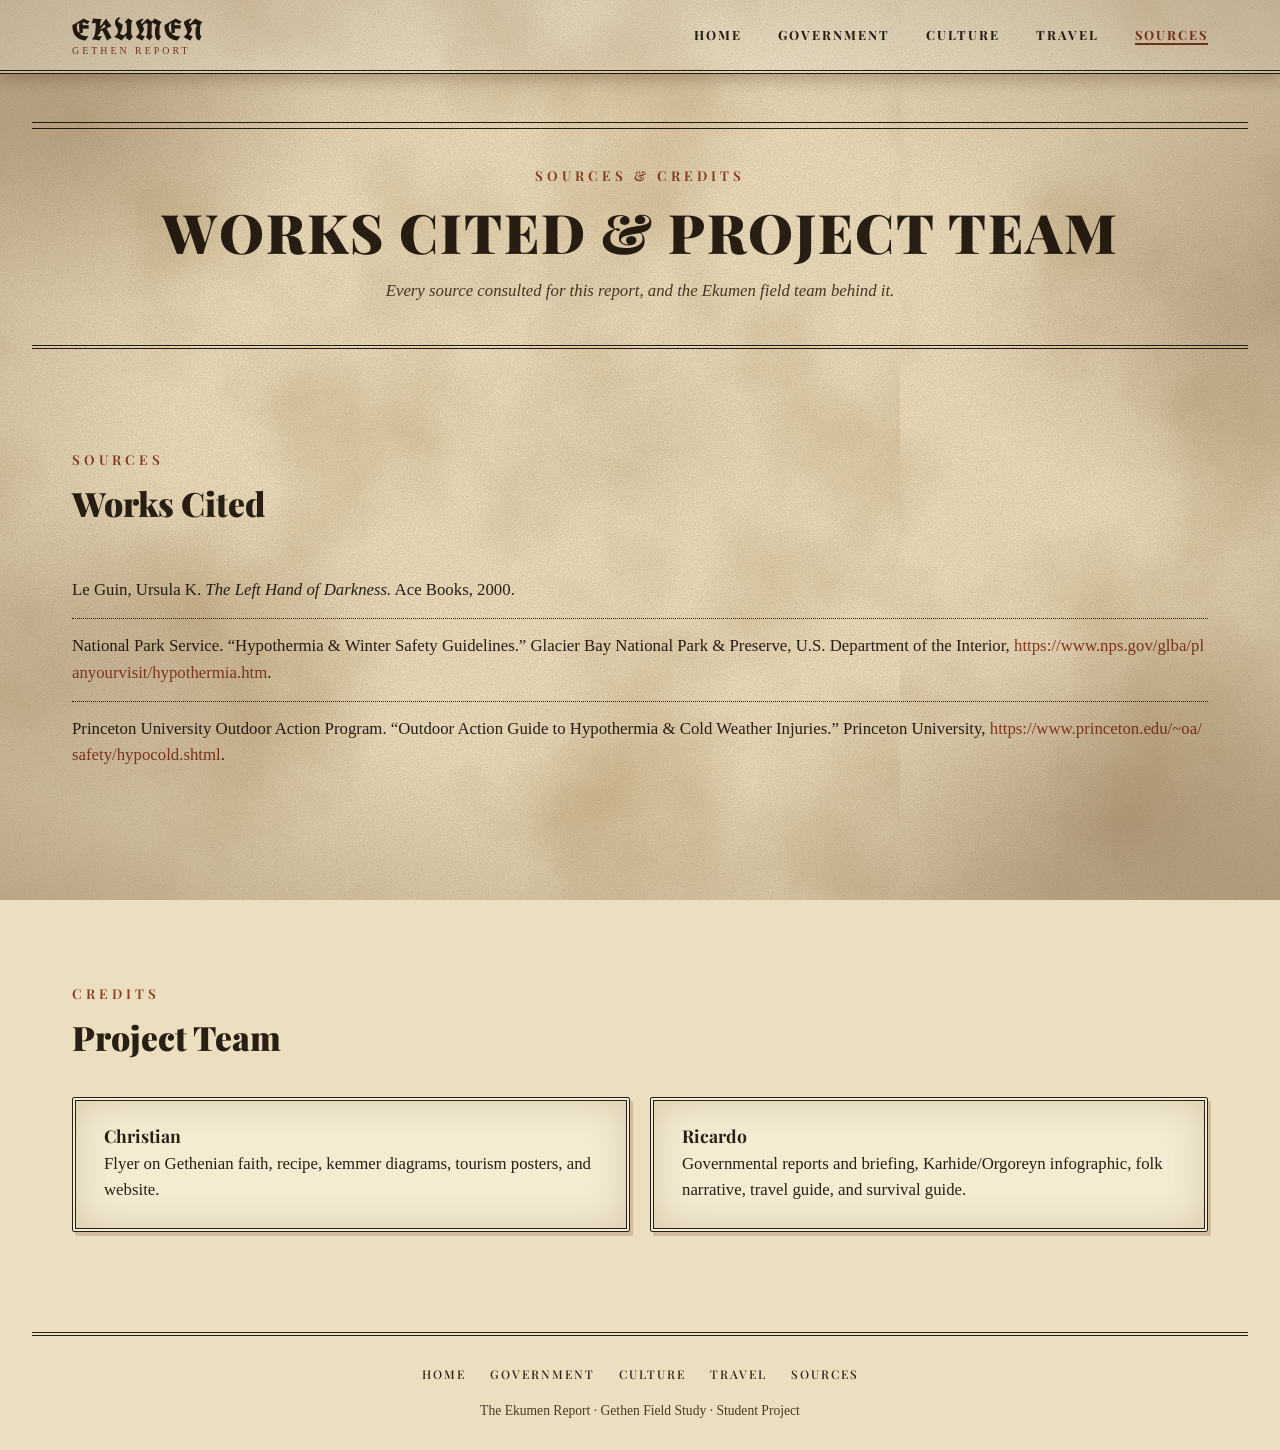
<file: sources.html>
<!DOCTYPE html>
<html lang="en">
<head>
  <meta charset="UTF-8">
  <meta name="viewport" content="width=device-width, initial-scale=1.0">
  <title>Sources | The Ekumen Report</title>

  <link rel="preconnect" href="https://fonts.googleapis.com">
  <link href="https://fonts.googleapis.com/css2?family=Old+Standard+TT:ital,wght@0,400;0,700;1,400&family=Playfair+Display:wght@500;700;900&family=UnifrakturCook:wght@700&display=swap" rel="stylesheet">
  <link rel="stylesheet" href="style.css">
</head>
<body>

  <!-- ================================================================
       NAVIGATION BAR — same on every page. "current" marks this page.
       ================================================================ -->
  <header class="navbar">
    <div class="nav-inner">

      <a href="index.html" class="nav-logo">
        <span class="nav-logo-main">EKUMEN</span>
        <span class="nav-logo-sub">Gethen Report</span>
      </a>

      <button class="nav-toggle" id="navToggle" aria-label="Open menu">
        <span></span>
        <span></span>
        <span></span>
      </button>

      <ul class="nav-links" id="navLinks">
        <li><a href="index.html">Home</a></li>
        <li><a href="government.html">Government</a></li>
        <li><a href="culture.html">Culture</a></li>
        <li><a href="travel.html">Travel</a></li>
        <li><a href="sources.html" class="current">Sources</a></li>
      </ul>

    </div>
  </header>


  <!-- ================================================================
       PAGE HEADER
       ================================================================ -->
  <section class="page-header">
    <div class="container">
      <p class="eyebrow">SOURCES &amp; CREDITS</p>
      <h1>Works Cited &amp; Project Team</h1>
      <p class="page-header-subtitle">Every source consulted for this report, and the Ekumen field team behind it.</p>
    </div>
  </section>


  <!-- ================================================================
       SOURCES / WORKS CITED
       To add a source: copy one <li>...</li> line and edit it.
       ================================================================ -->
  <section class="section sources">
    <div class="container">
      <p class="eyebrow">SOURCES</p>
      <h2 class="section-title">Works Cited</h2>

      <ul class="sources-list">
        <li>Le Guin, Ursula K. <em>The Left Hand of Darkness.</em> Ace Books, 2000.</li>
        <li>National Park Service. “Hypothermia &amp; Winter Safety Guidelines.” Glacier Bay National Park &amp; Preserve, U.S. Department of the Interior, <a href="https://www.nps.gov/glba/planyourvisit/hypothermia.htm">https://www.nps.gov/glba/planyourvisit/hypothermia.htm</a>.</li>
        <li>Princeton University Outdoor Action Program. “Outdoor Action Guide to Hypothermia &amp; Cold Weather Injuries.” Princeton University, <a href="https://www.princeton.edu/~oa/safety/hypocold.shtml">https://www.princeton.edu/~oa/safety/hypocold.shtml</a>.</li>
      </ul>
    </div>
  </section>


  <!-- ================================================================
       CREDITS
       To add a person: copy one <div class="credit-card">...</div> block.
       ================================================================ -->
  <section class="section credits">
    <div class="container">
      <p class="eyebrow">CREDITS</p>
      <h2 class="section-title">Project Team</h2>

      <div class="credits-grid">
        <div class="credit-card">
          <h4>Christian</h4>
          <p>Flyer on Gethenian faith, recipe, kemmer diagrams, tourism posters, and website.</p>
        </div>
        <div class="credit-card">
          <h4>Ricardo</h4>
          <p>Governmental reports and briefing, Karhide/Orgoreyn infographic, folk narrative, travel guide, and survival guide.</p>
        </div>
      </div>
    </div>
  </section>


  <!-- ================================================================
       FOOTER
       ================================================================ -->
  <footer class="footer">
    <div class="container">
      <ul class="footer-links">
        <li><a href="index.html">Home</a></li>
        <li><a href="government.html">Government</a></li>
        <li><a href="culture.html">Culture</a></li>
        <li><a href="travel.html">Travel</a></li>
        <li><a href="sources.html">Sources</a></li>
      </ul>
      <p>The Ekumen Report &middot; Gethen Field Study &middot; Student Project</p>
    </div>
  </footer>

  <script src="script.js"></script>
</body>
</html>
</file>
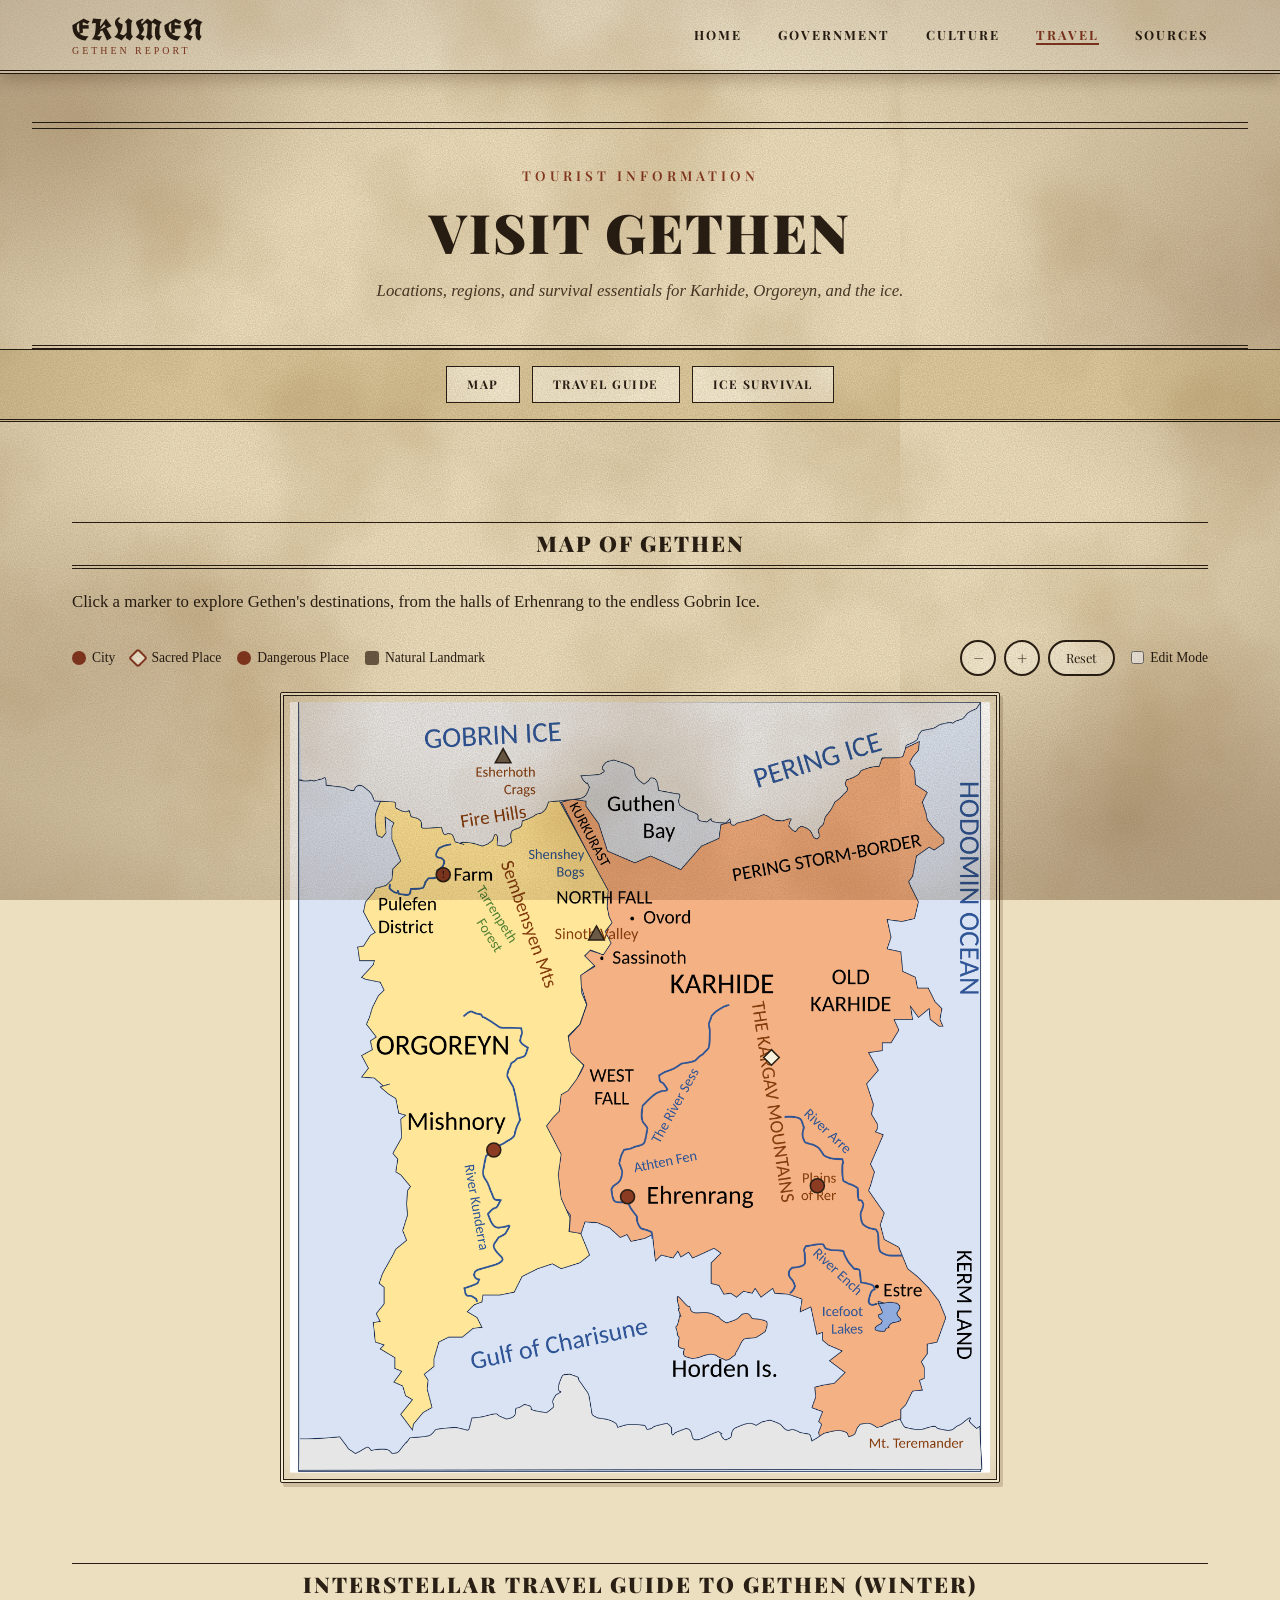
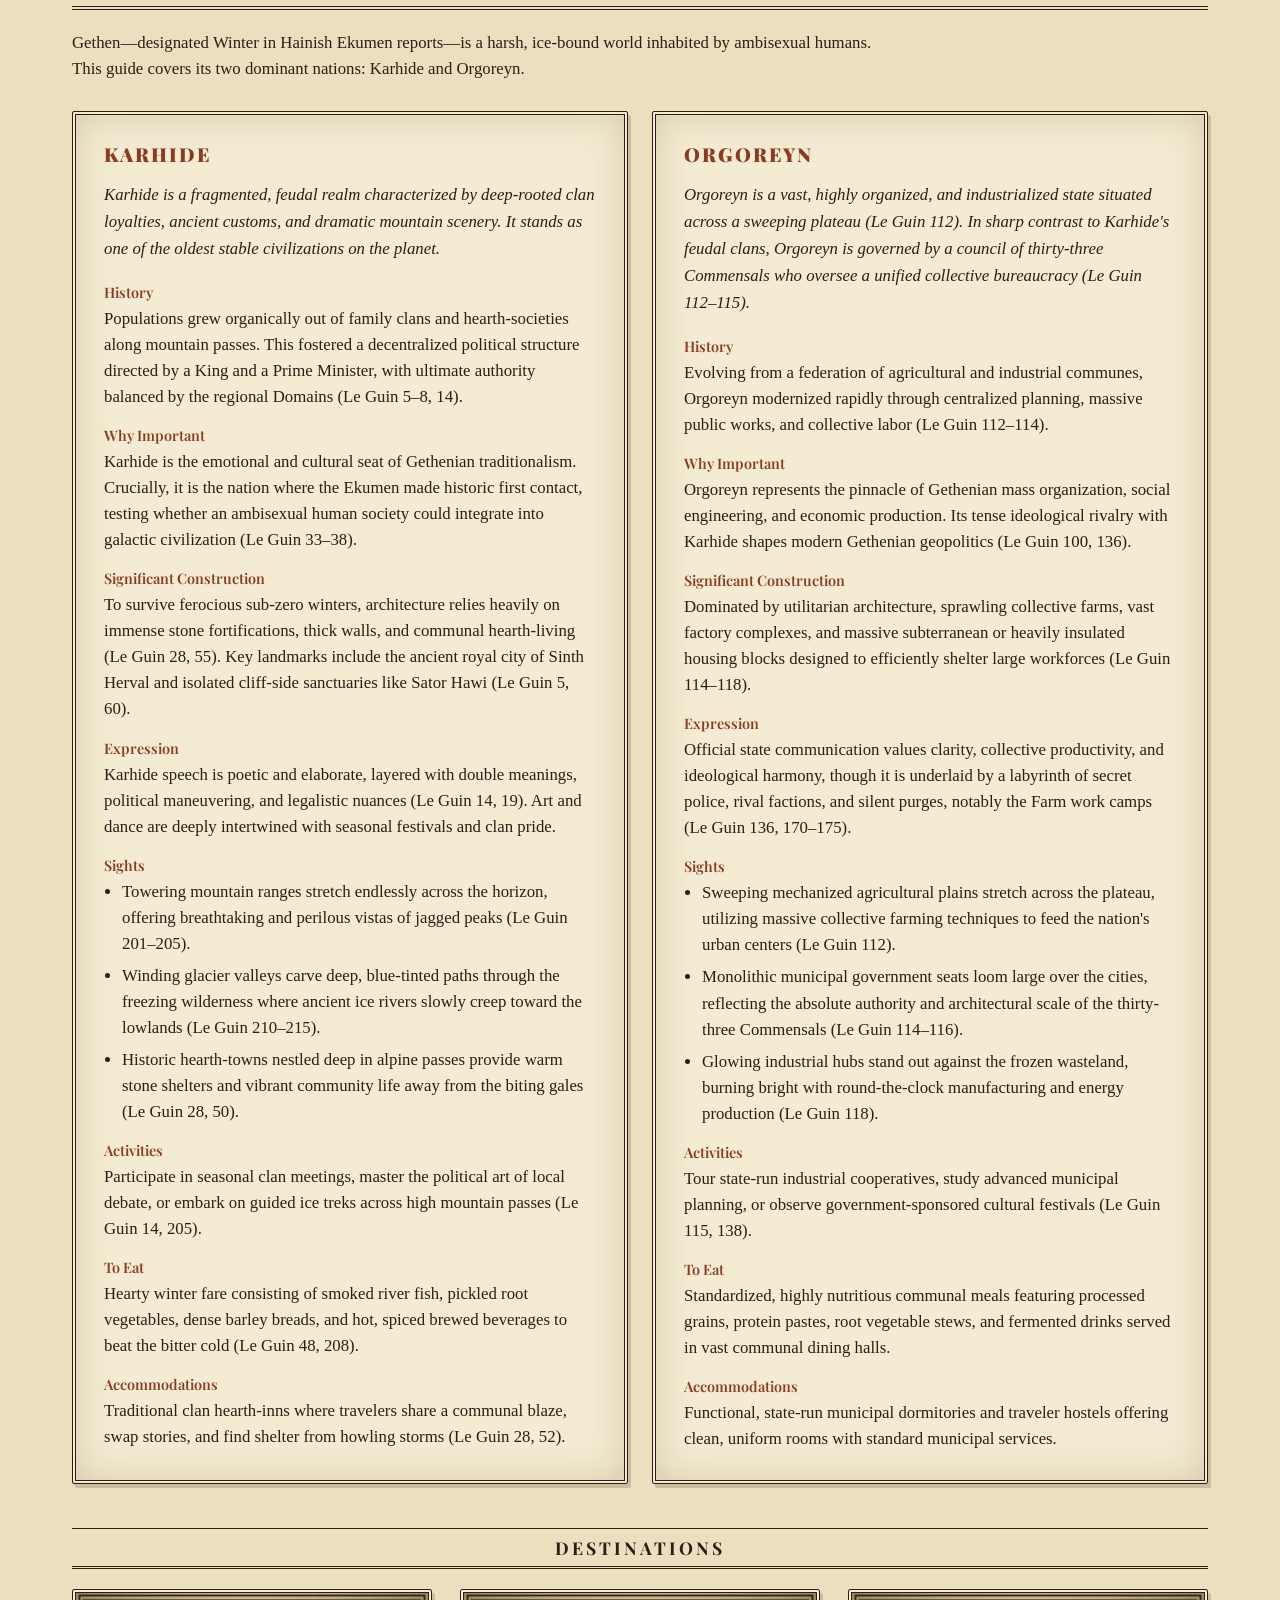
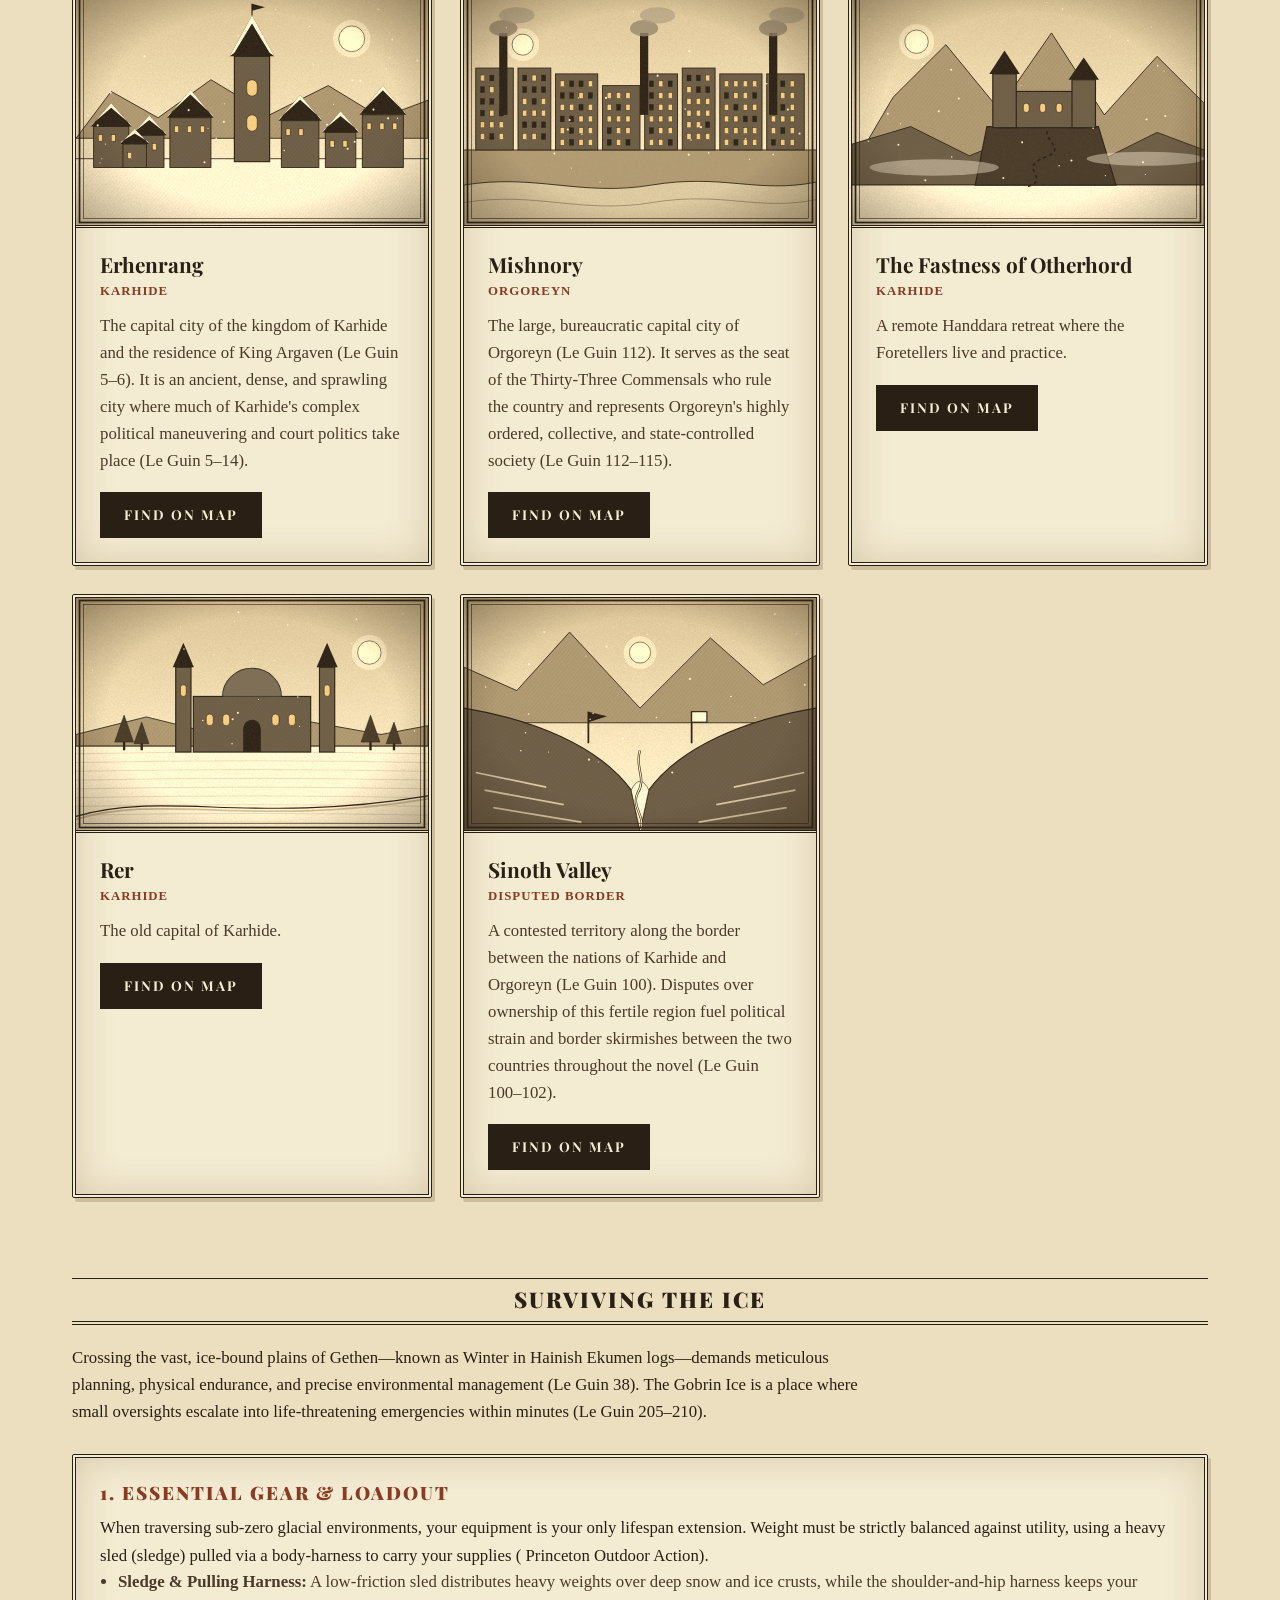
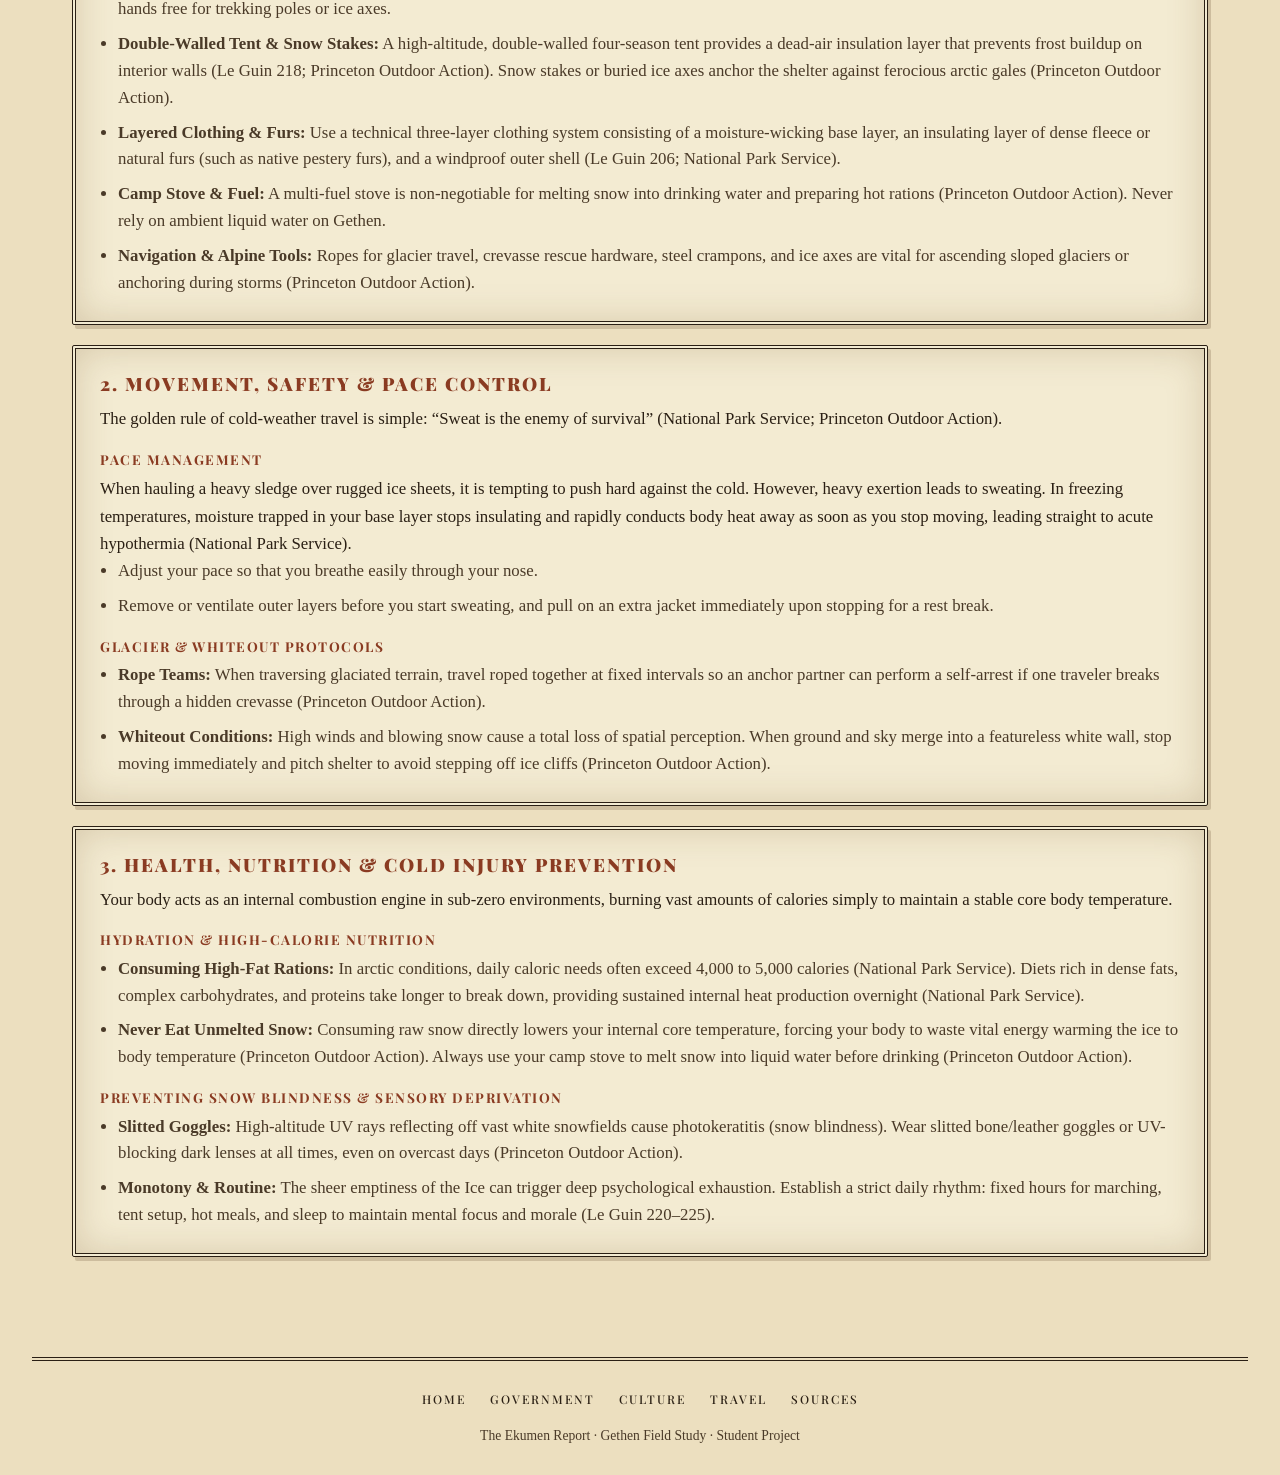
<file: travel.html>
<!DOCTYPE html>
<html lang="en">
<head>
  <meta charset="UTF-8">
  <meta name="viewport" content="width=device-width, initial-scale=1.0">
  <title>Travel | The Ekumen Report</title>

  <link rel="preconnect" href="https://fonts.googleapis.com">
  <link href="https://fonts.googleapis.com/css2?family=Old+Standard+TT:ital,wght@0,400;0,700;1,400&family=Playfair+Display:wght@500;700;900&family=UnifrakturCook:wght@700&display=swap" rel="stylesheet">
  <link rel="stylesheet" href="style.css">
</head>
<body>

  <!-- ================================================================
       NAVIGATION BAR — same on every page. "current" marks this page.
       ================================================================ -->
  <header class="navbar">
    <div class="nav-inner">

      <a href="index.html" class="nav-logo">
        <span class="nav-logo-main">EKUMEN</span>
        <span class="nav-logo-sub">Gethen Report</span>
      </a>

      <button class="nav-toggle" id="navToggle" aria-label="Open menu">
        <span></span>
        <span></span>
        <span></span>
      </button>

      <ul class="nav-links" id="navLinks">
        <li><a href="index.html">Home</a></li>
        <li><a href="government.html">Government</a></li>
        <li><a href="culture.html">Culture</a></li>
        <li><a href="travel.html" class="current">Travel</a></li>
        <li><a href="sources.html">Sources</a></li>
      </ul>

    </div>
  </header>


  <!-- ================================================================
       PAGE HEADER
       ================================================================ -->
  <section class="page-header">
    <div class="container">
      <p class="eyebrow">TOURIST INFORMATION</p>
      <h1>Visit Gethen</h1>
      <p class="page-header-subtitle">Locations, regions, and survival essentials for Karhide, Orgoreyn, and the ice.</p>
    </div>
  </section>


  <!-- ================================================================
       QUICK NAV — jump links to the sections further down THIS page.
       ================================================================ -->
  <nav class="quick-nav">
    <ul class="container quick-nav-links">
      <li><a href="#map">Map</a></li>
      <li><a href="#travel-guide">Travel Guide</a></li>
      <li><a href="#ice-survival">Ice Survival</a></li>
    </ul>
  </nav>



  <!-- ================================================================
       ================================================================
       TRAVEL SECTION
       Contains: Map, Destinations, Travel Guide, Ice Survival,
       Tourism Posters
       ================================================================
       ================================================================ -->
  <section class="section section-dark travel-section">
    <div class="container">

      <!-- ---------- INTERACTIVE MAP OF GETHEN ----------
           All the pin data (name, position, description, chapter...)
           lives in ONE list near the top of map.js — open that file
           and search "PINS LIST" to add, remove, or edit a marker.
           This <svg> only draws the map ARTWORK (coastline, mountains,
           river, ice, compass, title plate). map.js fills the empty
           <g id="mapPins"> group below with the actual clickable pins.
           -------------------------------- -->
      <div class="subsection map-section" id="map">
        <h3 class="subsection-title">Map of Gethen</h3>
        <p class="map-intro">Click a marker to explore Gethen's destinations, from the halls of Erhenrang to the endless Gobrin Ice.</p>

        <!-- ---------- LEGEND + ZOOM/PAN/EDIT CONTROLS ----------
             To add a 5th pin type, add a matching .map-legend-item
             here AND a matching .map-pin-* rule in style.css. -->
        <div class="map-toolbar">
          <ul class="map-legend">
            <li class="map-legend-item"><span class="map-legend-swatch legend-city"></span> City</li>
            <li class="map-legend-item"><span class="map-legend-swatch legend-sacred"></span> Sacred Place</li>
            <li class="map-legend-item"><span class="map-legend-swatch legend-dangerous"></span> Dangerous Place</li>
            <li class="map-legend-item"><span class="map-legend-swatch legend-landmark"></span> Natural Landmark</li>
          </ul>

          <div class="map-controls">
            <button type="button" class="btn-map-control" id="mapZoomOut" aria-label="Zoom out">&minus;</button>
            <button type="button" class="btn-map-control" id="mapZoomIn" aria-label="Zoom in">+</button>
            <button type="button" class="btn-map-control" id="mapReset" aria-label="Reset map view">Reset</button>
            <label class="map-edit-toggle">
              <input type="checkbox" id="mapEditMode">
              Edit Mode
            </label>
          </div>
        </div>

        <!-- ---------- THE MAP ITSELF ---------- -->
        <div class="map-wrap" id="mapWrap">
          <svg
            id="gethenMap"
            class="map-svg"
            viewBox="0 0 900 991"
            width="900"
            height="991"
            preserveAspectRatio="xMidYMid meet"
            role="img"
            aria-label="Map of Gethen showing Orgoreyn, Karhide, Mishnory, Ehrenrang, the Kargav Mountains, the River Sess, Sinoth Valley, and the Gobrin Ice">

            <image href="images/gethen-map.png" x="0" y="0" width="900" height="991" preserveAspectRatio="xMidYMid meet"></image>

            <!-- Pins get added here automatically by map.js — don't
                 hand-edit this group, edit the PINS list instead. -->
            <g id="mapPins"></g>

          </svg>

          <!-- Shows "x: ___, y: ___" after a click, while Edit Mode is on -->
          <div class="map-edit-readout" id="mapEditReadout" hidden></div>

          <!-- Info card — map.js fills this in and shows/hides it -->
          <div class="map-info-card" id="mapInfoCard" hidden>
            <button type="button" class="map-info-close" id="mapInfoClose" aria-label="Close">&times;</button>
            <p class="map-info-region" id="mapInfoRegion"></p>
            <h4 id="mapInfoName"></h4>
            <p id="mapInfoDescription"></p>
            <p class="map-info-chapter" id="mapInfoChapter"></p>
          </div>
        </div>
      </div>


      <!-- ---------- TRAVEL GUIDE ---------- -->
      <div class="subsection" id="travel-guide">
        <h3 class="subsection-title">Interstellar Travel Guide to Gethen (Winter)</h3>
        <p class="guide-intro">Gethen—designated Winter in Hainish Ekumen reports—is a harsh, ice-bound world inhabited by ambisexual humans. This guide covers its two dominant nations: Karhide and Orgoreyn.</p>

        <div class="compare-grid">

          <div class="compare-column compare-karhide">
            <h4>KARHIDE</h4>
            <p class="guide-lead">Karhide is a fragmented, feudal realm characterized by deep-rooted clan loyalties, ancient customs, and dramatic mountain scenery. It stands as one of the oldest stable civilizations on the planet.</p>
            <dl class="compare-list">
              <dt>History</dt>
              <dd>Populations grew organically out of family clans and hearth-societies along mountain passes. This fostered a decentralized political structure directed by a King and a Prime Minister, with ultimate authority balanced by the regional Domains (Le Guin 5–8, 14).</dd>
              <dt>Why Important</dt>
              <dd>Karhide is the emotional and cultural seat of Gethenian traditionalism. Crucially, it is the nation where the Ekumen made historic first contact, testing whether an ambisexual human society could integrate into galactic civilization (Le Guin 33–38).</dd>
              <dt>Significant Construction</dt>
              <dd>To survive ferocious sub-zero winters, architecture relies heavily on immense stone fortifications, thick walls, and communal hearth-living (Le Guin 28, 55). Key landmarks include the ancient royal city of Sinth Herval and isolated cliff-side sanctuaries like Sator Hawi (Le Guin 5, 60).</dd>
              <dt>Expression</dt>
              <dd>Karhide speech is poetic and elaborate, layered with double meanings, political maneuvering, and legalistic nuances (Le Guin 14, 19). Art and dance are deeply intertwined with seasonal festivals and clan pride.</dd>
              <dt>Sights</dt>
              <dd><ul class="guide-sights">
                  <li>Towering mountain ranges stretch endlessly across the horizon, offering breathtaking and perilous vistas of jagged peaks (Le Guin 201–205).</li>
                  <li>Winding glacier valleys carve deep, blue-tinted paths through the freezing wilderness where ancient ice rivers slowly creep toward the lowlands (Le Guin 210–215).</li>
                  <li>Historic hearth-towns nestled deep in alpine passes provide warm stone shelters and vibrant community life away from the biting gales (Le Guin 28, 50).</li>
                </ul></dd>
              <dt>Activities</dt>
              <dd>Participate in seasonal clan meetings, master the political art of local debate, or embark on guided ice treks across high mountain passes (Le Guin 14, 205).</dd>
              <dt>To Eat</dt>
              <dd>Hearty winter fare consisting of smoked river fish, pickled root vegetables, dense barley breads, and hot, spiced brewed beverages to beat the bitter cold (Le Guin 48, 208).</dd>
              <dt>Accommodations</dt>
              <dd>Traditional clan hearth-inns where travelers share a communal blaze, swap stories, and find shelter from howling storms (Le Guin 28, 52).</dd>
            </dl>
          </div>

          <div class="compare-column compare-orgoreyn">
            <h4>ORGOREYN</h4>
            <p class="guide-lead">Orgoreyn is a vast, highly organized, and industrialized state situated across a sweeping plateau (Le Guin 112). In sharp contrast to Karhide's feudal clans, Orgoreyn is governed by a council of thirty-three Commensals who oversee a unified collective bureaucracy (Le Guin 112–115).</p>
            <dl class="compare-list">
              <dt>History</dt>
              <dd>Evolving from a federation of agricultural and industrial communes, Orgoreyn modernized rapidly through centralized planning, massive public works, and collective labor (Le Guin 112–114).</dd>
              <dt>Why Important</dt>
              <dd>Orgoreyn represents the pinnacle of Gethenian mass organization, social engineering, and economic production. Its tense ideological rivalry with Karhide shapes modern Gethenian geopolitics (Le Guin 100, 136).</dd>
              <dt>Significant Construction</dt>
              <dd>Dominated by utilitarian architecture, sprawling collective farms, vast factory complexes, and massive subterranean or heavily insulated housing blocks designed to efficiently shelter large workforces (Le Guin 114–118).</dd>
              <dt>Expression</dt>
              <dd>Official state communication values clarity, collective productivity, and ideological harmony, though it is underlaid by a labyrinth of secret police, rival factions, and silent purges, notably the Farm work camps (Le Guin 136, 170–175).</dd>
              <dt>Sights</dt>
              <dd><ul class="guide-sights">
                  <li>Sweeping mechanized agricultural plains stretch across the plateau, utilizing massive collective farming techniques to feed the nation's urban centers (Le Guin 112).</li>
                  <li>Monolithic municipal government seats loom large over the cities, reflecting the absolute authority and architectural scale of the thirty-three Commensals (Le Guin 114–116).</li>
                  <li>Glowing industrial hubs stand out against the frozen wasteland, burning bright with round-the-clock manufacturing and energy production (Le Guin 118).</li>
                </ul></dd>
              <dt>Activities</dt>
              <dd>Tour state-run industrial cooperatives, study advanced municipal planning, or observe government-sponsored cultural festivals (Le Guin 115, 138).</dd>
              <dt>To Eat</dt>
              <dd>Standardized, highly nutritious communal meals featuring processed grains, protein pastes, root vegetable stews, and fermented drinks served in vast communal dining halls.</dd>
              <dt>Accommodations</dt>
              <dd>Functional, state-run municipal dormitories and traveler hostels offering clean, uniform rooms with standard municipal services.</dd>
            </dl>
          </div>

        </div>

        <h4 class="guide-subtitle">Destinations</h4>
        <div class="destination-grid">
          <div class="destination-card">
            <img src="images/dest-erhenrang.svg" alt="Illustration of Erhenrang" class="destination-image">
            <div class="destination-body">
              <h4>Erhenrang</h4>
              <p class="destination-region">Karhide</p>
              <p>The capital city of the kingdom of Karhide and the residence of King Argaven (Le Guin 5–6). It is an ancient, dense, and sprawling city where much of Karhide's complex political maneuvering and court politics take place (Le Guin 5–14).</p>
              <a href="#map" class="btn btn-small">Find on Map</a>
            </div>
          </div>

          <div class="destination-card">
            <img src="images/dest-mishnory.svg" alt="Illustration of Mishnory" class="destination-image">
            <div class="destination-body">
              <h4>Mishnory</h4>
              <p class="destination-region">Orgoreyn</p>
              <p>The large, bureaucratic capital city of Orgoreyn (Le Guin 112). It serves as the seat of the Thirty-Three Commensals who rule the country and represents Orgoreyn's highly ordered, collective, and state-controlled society (Le Guin 112–115).</p>
              <a href="#map" class="btn btn-small">Find on Map</a>
            </div>
          </div>

          <div class="destination-card">
            <img src="images/dest-otherhord.svg" alt="Illustration of The Fastness of Otherhord" class="destination-image">
            <div class="destination-body">
              <h4>The Fastness of Otherhord</h4>
              <p class="destination-region">Karhide</p>
              <p>A remote Handdara retreat where the Foretellers live and practice.</p>
              <a href="#map" class="btn btn-small">Find on Map</a>
            </div>
          </div>


          <div class="destination-card">
            <img src="images/dest-rer.svg" alt="Illustration of Rer" class="destination-image">
            <div class="destination-body">
              <h4>Rer</h4>
              <p class="destination-region">Karhide</p>
              <p>The old capital of Karhide.</p>
              <a href="#map" class="btn btn-small">Find on Map</a>
            </div>
          </div>

          <div class="destination-card">
            <img src="images/dest-sinoth-valley.svg" alt="Illustration of Sinoth Valley" class="destination-image">
            <div class="destination-body">
              <h4>Sinoth Valley</h4>
              <p class="destination-region">Disputed Border</p>
              <p>A contested territory along the border between the nations of Karhide and Orgoreyn (Le Guin 100). Disputes over ownership of this fertile region fuel political strain and border skirmishes between the two countries throughout the novel (Le Guin 100–102).</p>
              <a href="#map" class="btn btn-small">Find on Map</a>
            </div>
          </div>

        </div>
      </div>


      <!-- ---------- ICE SURVIVAL ----------
           To add/remove a card, copy or delete one <div class="survival-card"> block. -->
      <div class="subsection" id="ice-survival">
        <h3 class="subsection-title">Surviving the Ice</h3>
        <p class="guide-intro">Crossing the vast, ice-bound plains of Gethen—known as Winter in Hainish Ekumen logs—demands meticulous planning, physical endurance, and precise environmental management (Le Guin 38). The Gobrin Ice is a place where small oversights escalate into life-threatening emergencies within minutes (Le Guin 205–210).</p>

        <div class="survival-grid">
          <div class="survival-card">
            <h4>1. Essential Gear &amp; Loadout</h4>
            <p>When traversing sub-zero glacial environments, your equipment is your only lifespan extension. Weight must be strictly balanced against utility, using a heavy sled (sledge) pulled via a body-harness to carry your supplies ( Princeton Outdoor Action).</p>
            <ul>
              <li><strong>Sledge &amp; Pulling Harness:</strong> A low-friction sled distributes heavy weights over deep snow and ice crusts, while the shoulder-and-hip harness keeps your hands free for trekking poles or ice axes.</li>
              <li><strong>Double-Walled Tent &amp; Snow Stakes:</strong> A high-altitude, double-walled four-season tent provides a dead-air insulation layer that prevents frost buildup on interior walls (Le Guin 218; Princeton Outdoor Action). Snow stakes or buried ice axes anchor the shelter against ferocious arctic gales (Princeton Outdoor Action).</li>
              <li><strong>Layered Clothing &amp; Furs:</strong> Use a technical three-layer clothing system consisting of a moisture-wicking base layer, an insulating layer of dense fleece or natural furs (such as native pestery furs), and a windproof outer shell (Le Guin 206; National Park Service).</li>
              <li><strong>Camp Stove &amp; Fuel:</strong> A multi-fuel stove is non-negotiable for melting snow into drinking water and preparing hot rations (Princeton Outdoor Action). Never rely on ambient liquid water on Gethen.</li>
              <li><strong>Navigation &amp; Alpine Tools:</strong> Ropes for glacier travel, crevasse rescue hardware, steel crampons, and ice axes are vital for ascending sloped glaciers or anchoring during storms (Princeton Outdoor Action).</li>
            </ul>
          </div>

          <div class="survival-card">
            <h4>2. Movement, Safety &amp; Pace Control</h4>
            <p>The golden rule of cold-weather travel is simple: “Sweat is the enemy of survival” (National Park Service; Princeton Outdoor Action).</p>
            <h5>Pace Management</h5>
            <p>When hauling a heavy sledge over rugged ice sheets, it is tempting to push hard against the cold. However, heavy exertion leads to sweating. In freezing temperatures, moisture trapped in your base layer stops insulating and rapidly conducts body heat away as soon as you stop moving, leading straight to acute hypothermia (National Park Service).</p>
            <ul>
              <li>Adjust your pace so that you breathe easily through your nose.</li>
              <li>Remove or ventilate outer layers before you start sweating, and pull on an extra jacket immediately upon stopping for a rest break.</li>
            </ul>
            <h5>Glacier &amp; Whiteout Protocols</h5>
            <ul>
              <li><strong>Rope Teams:</strong> When traversing glaciated terrain, travel roped together at fixed intervals so an anchor partner can perform a self-arrest if one traveler breaks through a hidden crevasse (Princeton Outdoor Action).</li>
              <li><strong>Whiteout Conditions:</strong> High winds and blowing snow cause a total loss of spatial perception. When ground and sky merge into a featureless white wall, stop moving immediately and pitch shelter to avoid stepping off ice cliffs (Princeton Outdoor Action).</li>
            </ul>
          </div>

          <div class="survival-card">
            <h4>3. Health, Nutrition &amp; Cold Injury Prevention</h4>
            <p>Your body acts as an internal combustion engine in sub-zero environments, burning vast amounts of calories simply to maintain a stable core body temperature.</p>
            <h5>Hydration &amp; High-Calorie Nutrition</h5>
            <ul>
              <li><strong>Consuming High-Fat Rations:</strong> In arctic conditions, daily caloric needs often exceed 4,000 to 5,000 calories (National Park Service). Diets rich in dense fats, complex carbohydrates, and proteins take longer to break down, providing sustained internal heat production overnight (National Park Service).</li>
              <li><strong>Never Eat Unmelted Snow:</strong> Consuming raw snow directly lowers your internal core temperature, forcing your body to waste vital energy warming the ice to body temperature (Princeton Outdoor Action). Always use your camp stove to melt snow into liquid water before drinking (Princeton Outdoor Action).</li>
            </ul>
            <h5>Preventing Snow Blindness &amp; Sensory Deprivation</h5>
            <ul>
              <li><strong>Slitted Goggles:</strong> High-altitude UV rays reflecting off vast white snowfields cause photokeratitis (snow blindness). Wear slitted bone/leather goggles or UV-blocking dark lenses at all times, even on overcast days (Princeton Outdoor Action).</li>
              <li><strong>Monotony &amp; Routine:</strong> The sheer emptiness of the Ice can trigger deep psychological exhaustion. Establish a strict daily rhythm: fixed hours for marching, tent setup, hot meals, and sleep to maintain mental focus and morale (Le Guin 220–225).</li>
            </ul>
          </div>
        </div>
      </div>

    </div>
  </section>


  <!-- ================================================================
       FOOTER
       ================================================================ -->
  <footer class="footer">
    <div class="container">
      <ul class="footer-links">
        <li><a href="index.html">Home</a></li>
        <li><a href="government.html">Government</a></li>
        <li><a href="culture.html">Culture</a></li>
        <li><a href="travel.html">Travel</a></li>
        <li><a href="sources.html">Sources</a></li>
      </ul>
      <p>The Ekumen Report &middot; Gethen Field Study &middot; Student Project</p>
    </div>
  </footer>

  <script src="script.js"></script>
  <!-- Map script — only loaded on this page, so it can't affect any other page. -->
  <script src="map.js"></script>
</body>
</html>
</file>
<file: style.css>
/* ====================================================================
   GETHEN REPORT — STYLESHEET
   ====================================================================
   HOW THIS FILE IS ORGANIZED:
   1. VARIABLES        — change colors/sizes/spacing for the WHOLE site here
   2. RESET & BASE      — global defaults
   3. REUSABLE PIECES   — buttons, placeholders, containers (used everywhere)
   4. ONE SECTION AT A TIME, in the same order they appear on the page

   TIP: Press Ctrl+F and search a section name in capital letters
   (e.g. "RELIGION SECTION") to jump straight to it.
   ==================================================================== */


/* ====================================================================
   1. VARIABLES
   Change a value here and it updates EVERYWHERE that variable is used.
   ==================================================================== */
:root {

  /* ---------- COLORS ---------- */
  --dark-navy:    #0b1725;   /* main dark background color */
  --deep-blue:    #13293f;   /* slightly lighter dark background */
  --blue-gray:    #4a6378;   /* muted blue-gray, used for borders/text */
  --ice-blue:     #a9d3e8;   /* light icy blue accent */
  --pale-ice:     #eaf3f9;   /* very light background color */
  --white:        #ffffff;
  --light-gray:   #d5dde3;
  --text-color:   #1c2b39;   /* main body text color (on light backgrounds) */
  --text-light:   #eef4f9;   /* main body text color (on dark backgrounds) */
  --accent-warm:  #d98c4a;   /* small warm accent color — use sparingly */

  /* ---------- FONTS ---------- */
  --font-heading: 'Space Grotesk', 'Trebuchet MS', sans-serif;
  --font-body:    'Inter', Arial, sans-serif;

  /* ---------- TEXT SIZES ----------
     Change these to resize text across the ENTIRE site at once. */
  --title-size:      3.4rem;   /* huge hero title */
  --heading-size:    2.1rem;   /* section headings, e.g. "OUR MISSION" */
  --subheading-size: 1.3rem;   /* card titles, subsection headings */
  --body-size:       1rem;     /* normal paragraph text */

  /* ---------- SPACING ----------
     Change this ONE value to make every section more/less tall. */
  --section-spacing: 100px;

  /* ---------- SHARED SHAPES ---------- */
  --card-radius: 10px;
  --max-width: 1200px;         /* how wide the page content can get */
}


/* ====================================================================
   2. RESET & BASE
   Basic defaults so the browser doesn't add weird default spacing.
   ==================================================================== */
* {
  margin: 0;
  padding: 0;
  box-sizing: border-box;
}

html {
  scroll-behavior: smooth;   /* makes clicking nav links scroll smoothly */
}

body {
  font-family: var(--font-body);
  font-size: var(--body-size);
  color: var(--text-color);
  background-color: var(--white);
  line-height: 1.6;
}

h1, h2, h3, h4, h5 {
  font-family: var(--font-heading);
  line-height: 1.2;
}

img {
  max-width: 100%;
  display: block;
}

a {
  text-decoration: none;
  color: inherit;
}

ul, ol {
  list-style: none;
}


/* ====================================================================
   3. REUSABLE PIECES
   These classes are used across many different sections.
   ==================================================================== */

/* Centers content and keeps it from getting too wide on big screens */
.container {
  max-width: var(--max-width);
  margin: 0 auto;
  padding: 0 32px;
}

/* Every full-width page section uses this for consistent top/bottom spacing.
   Change --section-spacing above to adjust ALL sections at once. */
.section {
  padding: var(--section-spacing) 0;
}

/* Dark version of a section (used for Government + Travel) */
.section-dark {
  background-color: var(--dark-navy);
  color: var(--text-light);
}

/* Small label that sits above a heading, e.g. "OUR MISSION" */
.eyebrow {
  font-family: var(--font-heading);
  font-size: 0.85rem;
  font-weight: 600;
  letter-spacing: 3px;
  color: var(--blue-gray);
  margin-bottom: 12px;
}

.section-dark .eyebrow {
  color: var(--ice-blue);
}

.section-title {
  font-size: var(--heading-size);
  font-weight: 700;
  margin-bottom: 40px;
  color: inherit;
}

.subsection-title {
  font-size: var(--subheading-size);
  font-weight: 600;
  margin-bottom: 20px;
  padding-bottom: 10px;
  border-bottom: 2px solid var(--ice-blue);
  display: inline-block;
}

/* A block of "big quote" text, used for the essential question */
.essential-question {
  font-family: var(--font-heading);
  font-size: 1.5rem;
  font-weight: 500;
  font-style: italic;
  max-width: 800px;
  margin: 0 0 24px 0;
  color: inherit;
}

/* Anything wrapped in this class is meant to be replaced later.
   The dashed underline + color make placeholder text obvious. */
.placeholder-text {
  color: var(--blue-gray);
  font-style: italic;
}
.section-dark .placeholder-text {
  color: var(--ice-blue);
}

.placeholder-list {
  padding-left: 20px;
  list-style: disc;
  margin-bottom: 12px;
}
.placeholder-list li {
  display: list-item;
}

/* Separates one block of content from the next inside a big section.
   Change margin-bottom below to add more/less space between subsections. */
.subsection {
  margin-bottom: 80px;
}
.subsection:last-child {
  margin-bottom: 0;
}

/* ---------- BUTTONS ---------- */
.btn {
  display: inline-block;
  font-family: var(--font-heading);
  font-weight: 600;
  font-size: 0.95rem;
  letter-spacing: 1px;
  padding: 16px 36px;
  border-radius: 4px;
  transition: transform 0.15s ease, background-color 0.15s ease;
}
.btn:hover {
  transform: translateY(-2px);
}
.btn-primary {
  background-color: var(--ice-blue);
  color: var(--dark-navy);
}
.btn-primary:hover {
  background-color: var(--white);
}
.btn-small {
  padding: 10px 22px;
  font-size: 0.85rem;
  background-color: var(--dark-navy);
  color: var(--text-light);
}
.btn-small:hover {
  background-color: var(--blue-gray);
}

/* ---------- IMAGE PLACEHOLDERS ----------
   Used anywhere a real photo isn't available yet.
   Once you add a real <img>, this class is no longer needed for that spot. */
.image-placeholder {
  background: linear-gradient(135deg, var(--deep-blue) 0%, var(--blue-gray) 50%, var(--ice-blue) 100%);
  border: 2px dashed var(--ice-blue);
  border-radius: var(--card-radius);
  display: flex;
  align-items: center;
  justify-content: center;
  text-align: center;
  color: var(--white);
  font-family: var(--font-heading);
  font-size: 0.9rem;
  padding: 20px;
  min-height: 200px;
}

/* ---------- REPORT / RESEARCH GRID ----------
   Used in Government, Travel Guide, etc. for the little labeled boxes.
   Change "repeat(2, 1fr)" to "repeat(3, 1fr)" for 3 columns instead of 2. */
.report-grid {
  display: grid;
  grid-template-columns: repeat(2, 1fr);
  gap: 24px;
  margin: 24px 0;
}
.report-block h4 {
  font-size: 1rem;
  margin-bottom: 6px;
  color: var(--ice-blue);
}
.section:not(.section-dark) .report-block h4,
.section:not(.section-dark) .report-findings h4 {
  color: var(--deep-blue);
}


/* ====================================================================
   NAVIGATION BAR
   ==================================================================== */
.navbar {
  position: sticky;   /* keeps the bar stuck to the top while scrolling */
  top: 0;
  z-index: 100;
  background-color: var(--dark-navy);
  border-bottom: 1px solid var(--blue-gray);
}

.nav-inner {
  max-width: var(--max-width);
  margin: 0 auto;
  padding: 18px 32px;
  display: flex;
  align-items: center;
  justify-content: space-between;
}

.nav-logo {
  display: flex;
  flex-direction: column;
  line-height: 1.1;
}
.nav-logo-main {
  font-family: var(--font-heading);
  font-weight: 700;
  font-size: 1.2rem;
  letter-spacing: 3px;
  color: var(--white);
}
.nav-logo-sub {
  font-size: 0.7rem;
  letter-spacing: 1px;
  color: var(--ice-blue);
}

/* Change "gap: 36px" to add more/less space between nav links */
.nav-links {
  display: flex;
  gap: 36px;
}
.nav-links a {
  font-family: var(--font-heading);
  font-size: 0.9rem;
  font-weight: 500;
  color: var(--text-light);
  letter-spacing: 0.5px;
  transition: color 0.15s ease;
}
.nav-links a:hover {
  color: var(--ice-blue);
}

/* Marks which page you're currently on (put class="current" on ONE link
   in the nav-links list of each page). */
.nav-links a.current {
  color: var(--ice-blue);
  font-weight: 700;
}

/* Hamburger button — hidden on desktop, shown on mobile (see media query) */
.nav-toggle {
  display: none;
  flex-direction: column;
  justify-content: space-between;
  width: 26px;
  height: 20px;
  background: none;
  border: none;
  cursor: pointer;
}
.nav-toggle span {
  display: block;
  height: 2px;
  background-color: var(--white);
  border-radius: 2px;
}


/* ====================================================================
   PAGE HEADER
   The small "mini hero" banner at the top of every page EXCEPT Home
   (government.html, culture.html, travel.html, sources.html).
   Change padding below to make it taller/shorter.
   ==================================================================== */
.page-header {
  background-color: var(--dark-navy);
  color: var(--text-light);
  text-align: center;
  padding: 64px 0 56px 0;
}
.page-header .eyebrow {
  color: var(--ice-blue);
  justify-content: center;
}
.page-header h1 {
  font-size: 2.6rem;
  font-weight: 700;
  margin-bottom: 14px;
}
.page-header-subtitle {
  color: var(--light-gray);
  max-width: 640px;
  margin: 0 auto;
  font-size: 1.05rem;
}


/* ====================================================================
   QUICK NAV (the row of pill links just under the page header)
   Lets you jump straight to a section further down the SAME page.
   Stays stuck below the main navbar while you scroll ("sticky").
   If you ever change the navbar's height, adjust "top: 73px" below
   so this bar still sits flush underneath it.
   ==================================================================== */
.quick-nav {
  position: sticky;
  top: 73px;
  z-index: 90;
  background-color: var(--pale-ice);
  border-bottom: 1px solid var(--light-gray);
  padding: 16px 0;
}
.quick-nav-links {
  display: flex;
  flex-wrap: wrap;
  justify-content: center;
  gap: 12px;
}
.quick-nav-links a {
  display: inline-block;
  background-color: var(--white);
  border: 1px solid var(--blue-gray);
  border-radius: 30px;
  padding: 8px 20px;
  font-family: var(--font-heading);
  font-weight: 600;
  font-size: 0.85rem;
  letter-spacing: 0.5px;
  color: var(--text-color);
  transition: background-color 0.15s ease, border-color 0.15s ease;
}
.quick-nav-links a:hover {
  background-color: var(--ice-blue);
  border-color: var(--ice-blue);
}


/* ====================================================================
   HERO SECTION
   ==================================================================== */
.hero {
  position: relative;
  min-height: 92vh;
  display: flex;
  align-items: center;
  justify-content: center;
  text-align: center;
  overflow: hidden;
  color: var(--white);
}

/* The placeholder image fills the entire hero area behind the text.
   Change "min-height: 92vh" above to make the hero taller/shorter.
   Its label is pinned to the bottom (not centered) so it doesn't
   overlap the hero title/subtitle, which are centered on top of it. */
.hero-image {
  position: absolute;
  inset: 0;
  border-radius: 0;
  border: none;
  min-height: 100%;
  align-items: flex-end;
  padding-bottom: 24px;
  opacity: 0.8;
}

/* Darkens the image slightly so the white text stays readable.
   Adjust the "0.45" number (0 = no darkening, 1 = fully black) */
.hero-overlay {
  position: absolute;
  inset: 0;
  background-color: rgba(11, 23, 37, 0.45);
}

.hero-content {
  position: relative;
  z-index: 2;
  max-width: 700px;
  padding: 0 24px;
}
.hero-content .eyebrow {
  color: var(--ice-blue);
  justify-content: center;
}
.hero-content h1 {
  font-size: var(--title-size);
  font-weight: 700;
  margin-bottom: 20px;
}
.hero-subtitle {
  font-size: 1.15rem;
  margin-bottom: 36px;
  color: var(--light-gray);
}


/* ====================================================================
   MISSION SECTION
   ==================================================================== */
.mission {
  background-color: var(--pale-ice);
  text-align: center;
}
.mission .container {
  display: flex;
  flex-direction: column;
  align-items: center;
}
.mission .placeholder-text {
  max-width: 700px;
}


/* ====================================================================
   THREE CATEGORY CARDS
   ==================================================================== */
/* Change "repeat(3, 1fr)" to "repeat(2, 1fr)" to show 2 per row instead */
.category-grid {
  display: grid;
  grid-template-columns: repeat(3, 1fr);
  gap: 28px;
}

.category-card {
  display: block;
  background-color: var(--deep-blue);
  color: var(--text-light);
  border-radius: var(--card-radius);
  padding: 40px 32px;
  border: 1px solid var(--blue-gray);
  transition: transform 0.2s ease, border-color 0.2s ease;
}
.category-card:hover {
  transform: translateY(-6px);
  border-color: var(--ice-blue);
}
.category-number {
  font-family: var(--font-heading);
  font-size: 2.2rem;
  font-weight: 700;
  color: var(--ice-blue);
  display: block;
  margin-bottom: 12px;
}
.category-card h3 {
  font-size: 1.4rem;
  margin-bottom: 8px;
}
.category-card p {
  color: var(--light-gray);
}


/* ====================================================================
   GOVERNMENT SECTION
   ==================================================================== */
/* Each report ("Terran Readiness", "Gethenian Readiness", etc.) sits in one
   of these cards. Change background-color below to recolor all of them. */
.report-card {
  background-color: var(--deep-blue);
  border: 1px solid var(--blue-gray);
  border-radius: var(--card-radius);
  padding: 36px;
  margin-bottom: 32px;
}
.report-card:last-child {
  margin-bottom: 0;
}
.report-card h3 {
  font-size: 1.4rem;
  margin-bottom: 12px;
  color: var(--white);
}
.report-findings {
  border-top: 1px solid var(--blue-gray);
  padding-top: 20px;
  margin-top: 8px;
}
.report-findings h4 {
  color: var(--ice-blue);
  margin-bottom: 6px;
}

/* Karhide/Orgoreyn briefing gets a small warm-colored left edge
   to make it feel like an "urgent intelligence report" */
.intel-briefing {
  border-left: 4px solid var(--accent-warm);
}


/* ====================================================================
   CULTURE SECTION
   ==================================================================== */

/* ---------- COMPARISON: KARHIDE VS ORGOREYN ----------
   Change "1fr 1fr" to stack the two columns differently,
   or change "grid-template-columns" entirely for a different layout. */
.compare-grid {
  display: grid;
  grid-template-columns: 1fr 1fr;
  gap: 24px;
  margin-bottom: 24px;
}
.compare-column {
  background-color: var(--pale-ice);
  border-radius: var(--card-radius);
  padding: 28px;
  border-top: 4px solid var(--blue-gray);
}
/* Give each country its own accent color along the top edge */
.compare-karhide {
  border-top-color: var(--ice-blue);
}
.compare-orgoreyn {
  border-top-color: var(--accent-warm);
}
.compare-column h4 {
  font-size: 1.2rem;
  margin-bottom: 16px;
  letter-spacing: 1px;
}
.compare-list dt {
  font-weight: 600;
  margin-top: 14px;
  font-size: 0.9rem;
  color: var(--blue-gray);
}
.compare-list dt:first-child {
  margin-top: 0;
}
.compare-list dd {
  margin-top: 2px;
}

.callout-box {
  background-color: var(--dark-navy);
  color: var(--text-light);
  border-radius: var(--card-radius);
  padding: 24px 28px;
}
.callout-box h4 {
  color: var(--ice-blue);
  margin-bottom: 8px;
}

/* ---------- RELIGION: HANDDARA & YOMESH ---------- */
/* Change "1fr 1fr" to "1fr" to stack the two belief cards instead of
   showing them side by side */
.belief-grid {
  display: grid;
  grid-template-columns: 1fr 1fr;
  gap: 24px;
}
.belief-card {
  background-color: var(--pale-ice);
  border-radius: var(--card-radius);
  padding: 32px;
}
.belief-card h4 {
  font-size: 1.3rem;
  letter-spacing: 1px;
  margin-bottom: 20px;
  color: var(--deep-blue);
}
.belief-block {
  margin-bottom: 16px;
}
.belief-block:last-child {
  margin-bottom: 0;
}
.belief-block h5 {
  font-size: 0.85rem;
  letter-spacing: 1px;
  color: var(--blue-gray);
  margin-bottom: 4px;
  text-transform: uppercase;
}

/* ---------- FOOD: TASTE OF GETHEN ----------
   Change "1fr 1fr" below to "1fr" to stack the photo above the text
   instead of side-by-side (good for narrow layouts). */
.recipe-layout {
  display: grid;
  grid-template-columns: 1fr 1fr;
  gap: 36px;
  align-items: start;
}
.recipe-image {
  min-height: 320px;
}
.recipe-text h4 {
  font-size: 1.5rem;
  margin-bottom: 8px;
}
.recipe-text h5 {
  font-size: 0.9rem;
  letter-spacing: 1px;
  text-transform: uppercase;
  color: var(--blue-gray);
  margin-top: 18px;
  margin-bottom: 6px;
}

/* ---------- PHYSIOLOGY: UNDERSTANDING KEMMER ---------- */
.kemmer-image {
  min-height: 260px;
  margin-bottom: 32px;
}

/* The stage timeline. Change "flex-direction: column" to "row" to lay
   the stages out sideways instead of top-to-bottom. */
.kemmer-timeline {
  display: flex;
  flex-direction: column;
  align-items: center;
  gap: 6px;
  margin-bottom: 24px;
}
.kemmer-stage {
  background-color: var(--pale-ice);
  border: 1px solid var(--ice-blue);
  border-radius: 30px;
  padding: 12px 32px;
  font-family: var(--font-heading);
  font-weight: 600;
}
.kemmer-arrow {
  font-size: 1.3rem;
  color: var(--blue-gray);
}

/* ---------- CULTURAL NARRATIVE: STORIES OF GETHEN ---------- */
.story-box {
  background-color: var(--pale-ice);
  border-left: 4px solid var(--ice-blue);
  border-radius: var(--card-radius);
  padding: 36px;
  max-width: 850px;
}
.story-box h4 {
  font-size: 1.5rem;
  margin-bottom: 16px;
}
.story-box h5 {
  font-size: 0.85rem;
  letter-spacing: 1px;
  text-transform: uppercase;
  color: var(--blue-gray);
  margin-top: 20px;
  margin-bottom: 6px;
}


/* ====================================================================
   TRAVEL SECTION
   ==================================================================== */
.travel-subtitle {
  color: var(--ice-blue);
  font-size: 1.1rem;
  margin-top: -24px;
  margin-bottom: 48px;
}

/* ---------- DESTINATION CARDS ----------
   Change "repeat(3, 1fr)" to "repeat(2, 1fr)" for 2 cards per row. */
.destination-grid {
  display: grid;
  grid-template-columns: repeat(3, 1fr);
  gap: 28px;
}
.destination-card {
  background-color: var(--deep-blue);
  border-radius: var(--card-radius);
  overflow: hidden;
  border: 1px solid var(--blue-gray);
}
.destination-image {
  min-height: 180px;
  border-radius: 0;
  border: none;
}
.destination-body {
  padding: 24px;
}
.destination-body h4 {
  font-size: 1.2rem;
  margin-bottom: 4px;
}
.destination-region {
  font-size: 0.8rem;
  letter-spacing: 1px;
  text-transform: uppercase;
  color: var(--ice-blue);
  margin-bottom: 12px;
}
.destination-body p:not(.destination-region) {
  margin-bottom: 18px;
}

/* ---------- ICE SURVIVAL ----------
   Change "repeat(3, 1fr)" to "repeat(2, 1fr)" for 2 cards per row. */
.survival-grid {
  display: grid;
  grid-template-columns: repeat(3, 1fr);
  gap: 20px;
}
.survival-card {
  background-color: var(--deep-blue);
  border: 1px solid var(--accent-warm);
  border-radius: var(--card-radius);
  padding: 24px;
}
.survival-card h4 {
  color: var(--accent-warm);
  letter-spacing: 1px;
  margin-bottom: 10px;
  font-size: 1rem;
}

/* ---------- TOURISM POSTERS: DISCOVER GETHEN ----------
   Change "repeat(3, 1fr)" to "repeat(1, 1fr)" to stack posters full-width. */
.poster-grid {
  display: grid;
  grid-template-columns: repeat(3, 1fr);
  gap: 28px;
}
.poster-card {
  text-align: center;
}
.poster-image {
  min-height: 340px;
  margin-bottom: 18px;
}
.poster-label {
  font-family: var(--font-heading);
  font-size: 0.8rem;
  letter-spacing: 2px;
  color: var(--ice-blue);
  margin-bottom: 6px;
}
.poster-card h4 {
  font-size: 1.4rem;
  margin-bottom: 6px;
}
.poster-slogan {
  font-size: 1.05rem;
  margin-bottom: 10px;
}


/* ====================================================================
   CONCLUSION SECTION
   ==================================================================== */
.conclusion {
  background-color: var(--dark-navy);
  color: var(--white);
  text-align: center;
  padding: 160px 0;   /* extra tall for a "cinematic" closing feel */
}
.conclusion-title {
  font-size: 2.8rem;
  font-weight: 700;
  margin-bottom: 28px;
  letter-spacing: 1px;
}
.conclusion .essential-question {
  margin: 0 auto 24px auto;
  color: var(--ice-blue);
}
.conclusion .placeholder-text {
  max-width: 700px;
  margin: 0 auto;
}


/* ====================================================================
   SOURCES SECTION
   ==================================================================== */
.sources {
  background-color: var(--pale-ice);
}
.sources-list li {
  padding: 14px 0;
  border-bottom: 1px solid var(--light-gray);
}
.sources-list li:last-child {
  border-bottom: none;
}


/* ====================================================================
   CREDITS SECTION
   ==================================================================== */
/* Change "repeat(2, 1fr)" if you add more teammates, e.g.
   "repeat(3, 1fr)" for three people across. */
.credits-grid {
  display: grid;
  grid-template-columns: repeat(2, 1fr);
  gap: 20px;
}
.credit-card {
  background-color: var(--pale-ice);
  border-radius: var(--card-radius);
  padding: 24px 28px;
}
.credit-card h4 {
  font-size: 1.1rem;
  margin-bottom: 4px;
}


/* ====================================================================
   FOOTER
   ==================================================================== */
.footer {
  background-color: var(--dark-navy);
  color: var(--blue-gray);
  text-align: center;
  padding: 28px 0;
  font-size: 0.85rem;
}

/* Row of links so you can jump anywhere from the bottom of any page.
   Change "gap: 24px" to add more/less space between the links. */
.footer-links {
  display: flex;
  flex-wrap: wrap;
  justify-content: center;
  gap: 24px;
  margin-bottom: 14px;
}
.footer-links a {
  font-family: var(--font-heading);
  font-size: 0.85rem;
  font-weight: 500;
  color: var(--light-gray);
}
.footer-links a:hover {
  color: var(--ice-blue);
}


/* ====================================================================
   RESPONSIVE / MOBILE
   Only two breakpoints on purpose, to keep this simple:
   - 900px and below  = tablets
   - 600px and below  = phones
   ==================================================================== */

@media (max-width: 900px) {

  :root {
    --title-size: 2.5rem;
    --heading-size: 1.7rem;
    --section-spacing: 70px;
  }

  /* Turn the nav links into a dropdown menu controlled by script.js */
  .nav-toggle {
    display: flex;
  }
  .nav-links {
    position: absolute;
    top: 100%;
    left: 0;
    right: 0;
    flex-direction: column;
    gap: 0;
    background-color: var(--dark-navy);
    border-top: 1px solid var(--blue-gray);
    display: none;   /* script.js toggles this open/closed */
  }
  .nav-links.open {
    display: flex;
  }
  .nav-links li {
    border-bottom: 1px solid var(--blue-gray);
  }
  .nav-links a {
    display: block;
    padding: 16px 32px;
  }

  .category-grid,
  .destination-grid,
  .survival-grid,
  .poster-grid,
  .credits-grid {
    grid-template-columns: repeat(2, 1fr);
  }

  .compare-grid,
  .belief-grid,
  .recipe-layout,
  .report-grid {
    grid-template-columns: 1fr;
  }
}

@media (max-width: 600px) {

  :root {
    --title-size: 2rem;
    --heading-size: 1.5rem;
  }

  .container {
    padding: 0 20px;
  }

  .category-grid,
  .destination-grid,
  .survival-grid,
  .poster-grid,
  .credits-grid {
    grid-template-columns: 1fr;
  }

  .conclusion {
    padding: 100px 0;
  }
}


/* ====================================================================
   ===== GETHEN MAP =====
   Styles for the interactive SVG map on travel.html (the map markup
   lives in travel.html, pins are drawn by map.js). Everything here
   reuses the same color variables and fonts set at the top of this
   file — change a --variable up there and the map updates too.
   ==================================================================== */

/* ---------- Short intro line above the map ---------- */
.map-intro {
  color: var(--light-gray);
  max-width: 700px;
  margin-bottom: 24px;
}

/* ---------- Toolbar row: legend on the left, controls on the right.
   Change "justify-content: space-between" to "center" to stack them
   closer together instead. ---------- */
.map-toolbar {
  display: flex;
  flex-wrap: wrap;
  justify-content: space-between;
  align-items: center;
  gap: 16px;
  margin-bottom: 16px;
}

.map-legend {
  display: flex;
  flex-wrap: wrap;
  gap: 16px;
}
.map-legend-item {
  display: flex;
  align-items: center;
  gap: 6px;
  font-size: 0.85rem;
  color: var(--light-gray);
}
/* The four little colored swatches — change a color here to match the
   matching .map-pin-* rule further down. */
.map-legend-swatch {
  width: 14px;
  height: 14px;
  border-radius: 50%;
  display: inline-block;
  flex-shrink: 0;
}
.map-legend-swatch.legend-city {
  background-color: var(--ice-blue);
}
.map-legend-swatch.legend-sacred {
  background-color: var(--white);
  border: 2px solid var(--ice-blue);
  border-radius: 3px;
  transform: rotate(45deg);
}
.map-legend-swatch.legend-dangerous {
  background-color: var(--accent-warm);
}
.map-legend-swatch.legend-landmark {
  background-color: var(--blue-gray);
  border-radius: 3px;
}

.map-controls {
  display: flex;
  align-items: center;
  gap: 8px;
}
/* Round +/- buttons. Change "width/height: 36px" to resize them. */
.btn-map-control {
  width: 36px;
  height: 36px;
  border-radius: 50%;
  border: 1px solid var(--blue-gray);
  background-color: var(--deep-blue);
  color: var(--text-light);
  font-family: var(--font-heading);
  font-size: 1.1rem;
  cursor: pointer;
}
.btn-map-control:hover {
  background-color: var(--blue-gray);
}
#mapReset {
  width: auto;
  border-radius: 20px;
  padding: 0 16px;
  font-size: 0.8rem;
}
.map-edit-toggle {
  display: flex;
  align-items: center;
  gap: 6px;
  font-size: 0.85rem;
  color: var(--light-gray);
  margin-left: 8px;
  cursor: pointer;
}

/* ---------- The map's frame ----------
   Change "border-radius: var(--card-radius)" to match other cards,
   or give it a fixed height instead of letting the SVG set it. */
.map-wrap {
  position: relative;
  background-color: var(--deep-blue);
  border: 1px solid var(--blue-gray);
  border-radius: var(--card-radius);
  overflow: hidden;
}
.map-svg {
  display: block;
  width: 100%;
  height: auto;
  cursor: grab;
  touch-action: none;   /* stops the phone's page from scrolling while dragging the map */
}
.map-wrap--dragging .map-svg {
  cursor: grabbing;
}

/* ---------- Base map artwork (coastline, mountains, river, ice) ----------
   These are all drawn as plain SVG shapes in travel.html; this just
   colors them using the site's existing variables. */
.map-sea {
  fill: var(--ice-blue);
  opacity: 0.25;
}
.map-land {
  fill: var(--pale-ice);
  stroke: var(--dark-navy);
  stroke-width: 3;
}
.map-island {
  fill: var(--pale-ice);
  stroke: var(--dark-navy);
  stroke-width: 2;
}
.map-mountain {
  fill: var(--blue-gray);
  stroke: var(--dark-navy);
  stroke-width: 1;
}
.map-river {
  fill: none;
  stroke: var(--ice-blue);
  stroke-width: 4;
  stroke-linecap: round;
}
.map-ice {
  fill: var(--white);
  stroke: var(--dark-navy);
  stroke-width: 2;
}
.map-ice-hatch {
  stroke: var(--light-gray);
  stroke-width: 1;
}
.map-border-dispute {
  fill: none;
  stroke: var(--accent-warm);
  stroke-width: 2;
  stroke-dasharray: 6 5;
}
/* Big region names, e.g. "KARHIDE" / "ORGOREYN" */
.map-region-label {
  font-family: var(--font-heading);
  font-weight: 700;
  font-size: 22px;
  letter-spacing: 3px;
  fill: var(--dark-navy);
  opacity: 0.45;
  text-anchor: middle;
}
/* Smaller labels, e.g. "Sess River", "Kargav Mountains" */
.map-feature-label {
  font-family: var(--font-body);
  font-size: 11px;
  fill: var(--dark-navy);
  opacity: 0.7;
  text-anchor: middle;
}

/* ---------- Compass rose ---------- */
.map-compass-line {
  stroke: var(--dark-navy);
  stroke-width: 1.5;
  opacity: 0.6;
}
.map-compass-point {
  fill: var(--dark-navy);
  opacity: 0.8;
}
.map-compass-label {
  font-family: var(--font-heading);
  font-size: 11px;
  font-weight: 700;
  fill: var(--dark-navy);
  text-anchor: middle;
}

/* ---------- Title cartouche ("GETHEN (WINTER)" plate) ---------- */
.map-cartouche-box {
  fill: var(--pale-ice);
  stroke: var(--dark-navy);
  stroke-width: 2;
}
.map-cartouche-title {
  font-family: var(--font-heading);
  font-size: 22px;
  font-weight: 700;
  letter-spacing: 2px;
  fill: var(--dark-navy);
  text-anchor: middle;
}
.map-cartouche-subtitle {
  font-family: var(--font-heading);
  font-size: 12px;
  letter-spacing: 3px;
  fill: var(--blue-gray);
  text-anchor: middle;
}

/* ---------- Pins ----------
   map.js builds one of these groups per entry in its PINS list.
   Change a fill color below to recolor every pin of that type. */
.map-pin {
  cursor: pointer;
}
/* Invisible larger circle = the actual click/tap target, so pins are
   easy to hit even though the visible shape is small. */
.map-pin-hit {
  r: 16px;
  fill: transparent;
}
.map-pin-shape {
  stroke: var(--dark-navy);
  stroke-width: 2;
  transition: transform 0.15s ease;
  transform-box: fill-box;
  transform-origin: center;
}
.map-pin:hover .map-pin-shape,
.map-pin:focus .map-pin-shape {
  transform: scale(1.25);
}
.map-pin-city .map-pin-shape {
  fill: var(--ice-blue);
}
.map-pin-sacred .map-pin-shape {
  fill: var(--white);
}
.map-pin-dangerous .map-pin-shape {
  fill: var(--accent-warm);
}
.map-pin-landmark .map-pin-shape {
  fill: var(--blue-gray);
}
/* The little "!" drawn on top of dangerous pins */
.map-pin-warning {
  font-family: var(--font-heading);
  font-weight: 700;
  font-size: 12px;
  fill: var(--dark-navy);
  text-anchor: middle;
  pointer-events: none;
}
/* The name label that fades in when you hover/focus a pin */
.map-pin-label {
  font-family: var(--font-heading);
  font-size: 13px;
  font-weight: 600;
  fill: var(--text-light);
  text-anchor: middle;
  opacity: 0;
  pointer-events: none;
  transition: opacity 0.15s ease;
}
.map-pin:hover .map-pin-label,
.map-pin:focus .map-pin-label {
  opacity: 1;
}

/* Bigger tap targets on phones, since there's no hover there */
@media (max-width: 600px) {
  .map-pin-hit {
    r: 26px;
  }
}

/* ---------- Edit Mode coordinate readout ---------- */
.map-edit-readout {
  position: absolute;
  left: 12px;
  bottom: 12px;
  background-color: var(--dark-navy);
  color: var(--ice-blue);
  border: 1px solid var(--ice-blue);
  border-radius: 20px;
  padding: 8px 16px;
  font-family: var(--font-heading);
  font-size: 0.85rem;
}

/* ---------- Info card (the popup shown when you click a pin) ----------
   Change "width: 300px" to resize it, or "top/right: 16px" to move it. */
.map-info-card {
  position: absolute;
  top: 16px;
  right: 16px;
  width: 300px;
  max-width: calc(100% - 32px);
  max-height: calc(100% - 32px);
  overflow-y: auto;
  background-color: var(--dark-navy);
  border: 1px solid var(--ice-blue);
  border-radius: var(--card-radius);
  padding: 24px;
}
.map-info-close {
  position: absolute;
  top: 10px;
  right: 14px;
  background: none;
  border: none;
  color: var(--light-gray);
  font-size: 1.4rem;
  line-height: 1;
  cursor: pointer;
}
.map-info-close:hover {
  color: var(--ice-blue);
}
.map-info-region {
  font-family: var(--font-heading);
  font-size: 0.75rem;
  letter-spacing: 2px;
  text-transform: uppercase;
  color: var(--ice-blue);
  margin-bottom: 6px;
}
#mapInfoName {
  font-size: 1.3rem;
  margin-bottom: 10px;
  padding-right: 20px;
}
.map-info-label {
  font-size: 0.8rem;
  letter-spacing: 1px;
  text-transform: uppercase;
  color: var(--blue-gray);
  margin-top: 14px;
  margin-bottom: 4px;
}
.map-info-chapter {
  margin-top: 16px;
  padding-top: 12px;
  border-top: 1px solid var(--blue-gray);
  font-style: italic;
  color: var(--light-gray);
  font-size: 0.9rem;
}

/* On phones the info card sits below the map instead of floating on
   top of it, so it never covers the whole thing. */
@media (max-width: 600px) {
  .map-info-card {
    position: static;
    width: 100%;
    max-width: none;
    max-height: none;
    margin-top: 16px;
  }
}


/* ====================================================================
   CONTENT ADDITIONS (added when real content was filled in)
   ==================================================================== */

/* Long-form report text (Terran readiness report) */
.report-essay p {
  margin-bottom: 18px;
  line-height: 1.75;
}
.report-essay p:last-child {
  margin-bottom: 0;
}
.report-byline {
  font-size: 0.85rem;
  letter-spacing: 1px;
  text-transform: uppercase;
  color: var(--ice-blue);
  margin-bottom: 20px;
}

/* Memo header on the military briefing */
.memo-meta {
  display: grid;
  grid-template-columns: 110px 1fr;
  gap: 6px 16px;
  padding: 16px 20px;
  margin: 8px 0 24px;
  background-color: var(--dark-navy);
  border-radius: var(--card-radius);
  font-size: 0.95rem;
}
.memo-meta dt {
  color: var(--accent-warm);
  font-family: var(--font-heading);
  font-weight: 600;
  letter-spacing: 1px;
  text-transform: uppercase;
  font-size: 0.8rem;
  padding-top: 2px;
}
.memo-meta dd {
  color: var(--text-light);
}
.briefing-list {
  padding-left: 20px;
  list-style: disc;
}
.briefing-list li {
  display: list-item;
  margin-bottom: 10px;
}
.briefing-list li:last-child {
  margin-bottom: 0;
}
.briefing-list.numbered {
  list-style: decimal;
}
.briefing-closing {
  border-top: 1px solid var(--blue-gray);
  margin-top: 24px;
  padding-top: 20px;
  font-style: italic;
}

/* Flyer / infographic images */
.flyer-stack {
  display: grid;
  gap: 24px;
  max-width: 900px;
  margin: 0 auto;
}
.flyer-img,
.kemmer-img {
  display: block;
  width: 100%;
  height: auto;
  border-radius: var(--card-radius);
  box-shadow: 0 6px 24px rgba(11, 23, 37, 0.25);
}
.kemmer-gallery {
  display: grid;
  grid-template-columns: 1fr;
  gap: 28px;
  max-width: 680px;
  margin: 0 auto;
}
.kemmer-gallery figure {
  margin: 0;
}

/* Story of the First Shadow */
.story-box .story-text p {
  margin-bottom: 14px;
  line-height: 1.75;
}
.story-adage {
  margin: 22px 0;
  padding: 14px 22px;
  border-left: 3px solid var(--accent-warm);
  font-family: var(--font-heading);
  font-size: 1.1rem;
  font-style: italic;
  color: var(--deep-blue);
}

/* Bulleted lists inside survival cards */
.survival-card ul {
  padding-left: 18px;
  list-style: disc;
}
.survival-card li {
  display: list-item;
  margin-bottom: 8px;
}
.survival-card li:last-child {
  margin-bottom: 0;
}

/* Travel guide intro + sights lists */
.guide-intro {
  max-width: 820px;
  margin-bottom: 28px;
}
.compare-column .guide-lead {
  margin-bottom: 18px;
  font-style: italic;
}

@media (max-width: 900px) {
  .memo-meta { grid-template-columns: 1fr; }
}

/* Light cards placed inside dark sections (travel guide) keep dark text */
.section-dark .compare-column {
  color: var(--text-color);
}
.section-dark .compare-column h4 {
  color: var(--deep-blue);
}


/* Image-based map: keep the portrait map a sensible size and make pins/labels readable on the light artwork */
.map-wrap {
  max-width: 720px;
  margin-left: auto;
  margin-right: auto;
}
.map-pin-shape {
  stroke: var(--dark-navy);
  stroke-width: 2;
}
.map-pin-label {
  fill: var(--dark-navy);
  stroke: #ffffff;
  stroke-width: 4px;
  paint-order: stroke;
  font-size: 18px;
}


/* ====================================================================
   OLD NEWSPAPER THEME
   Aged paper, ink, double-rule borders, smudges and stains.
   (Everything below overrides the earlier dark/blue look.)
   ==================================================================== */
:root {
  --ink:        #2a1f14;
  --ink-soft:   #4a3a28;
  --paper:      #ecdfbf;
  --paper-light:#f4ebd2;
  --paper-dark: #ddcb9f;
  --rust:       #8a3b22;

  --dark-navy:  #2a1f14;
  --deep-blue:  #3a2c1c;
  --blue-gray:  #6b5a45;
  --ice-blue:   #8a3b22;
  --pale-ice:   #f1e6c8;
  --light-gray: #cdbb95;
  --accent-warm:#8a3b22;
  --white:      #f8f1dc;
  --text-color: #2a1f14;
  --text-light: #2a1f14;
  --card-radius: 2px;
  --font-heading: 'Playfair Display', 'Times New Roman', serif;
  --font-body:    'Old Standard TT', Georgia, 'Times New Roman', serif;
}

html { background-color: #cdb88a; }
body {
  background-color: var(--paper);
  color: var(--ink);
  font-size: 1.05rem;
  background-image:
    radial-gradient(ellipse 340px 260px at 6% 14%,  rgba(110,70,25,.22), transparent 70%),
    radial-gradient(ellipse 420px 300px at 96% 34%, rgba(95,55,20,.20), transparent 70%),
    radial-gradient(ellipse 380px 240px at 12% 72%, rgba(100,60,20,.18), transparent 70%),
    radial-gradient(ellipse 460px 320px at 88% 92%, rgba(90,50,15,.22), transparent 70%),
    radial-gradient(ellipse 200px 140px at 50% 48%, rgba(120,80,30,.10), transparent 70%);
  background-attachment: fixed;
}

/* Full-screen paper grain, coffee stains and darkened edges (clicks pass through) */
body::before {
  content: "";
  position: fixed;
  inset: 0;
  z-index: 9999;
  pointer-events: none;
  background-image:
    url("data:image/svg+xml;utf8,<svg xmlns='http://www.w3.org/2000/svg' width='320' height='320'><filter id='n'><feTurbulence type='fractalNoise' baseFrequency='0.85' numOctaves='3' seed='3' stitchTiles='stitch'/><feColorMatrix values='0 0 0 0 0.28  0 0 0 0 0.18  0 0 0 0 0.08  0 0 0 0.55 -0.12'/></filter><rect width='100%' height='100%' filter='url(%23n)'/></svg>"),
    url("data:image/svg+xml;utf8,<svg xmlns='http://www.w3.org/2000/svg' width='900' height='900'><filter id='c'><feTurbulence type='fractalNoise' baseFrequency='0.006' numOctaves='4' seed='9' stitchTiles='stitch'/><feColorMatrix values='0 0 0 0 0.36  0 0 0 0 0.22  0 0 0 0 0.08  0 0 0 0.9 -0.38'/></filter><rect width='100%' height='100%' filter='url(%23c)'/></svg>"),
    radial-gradient(ellipse at center, rgba(0,0,0,0) 52%, rgba(70,40,10,.38) 100%);
  background-size: 320px 320px, 900px 900px, 100% 100%;
  mix-blend-mode: multiply;
  opacity: .85;
}
h1, h2, h3, h4, h5 { font-family: var(--font-heading); color: var(--ink); }

/* ---------- Sections: all paper, no dark blocks ---------- */
.section-dark, .conclusion, .mission, .sources, .quick-nav, .page-header, .footer {
  background-color: transparent;
  color: var(--ink);
}
.section-dark .eyebrow, .eyebrow, .page-header .eyebrow, .hero-content .eyebrow {
  color: var(--rust);
  letter-spacing: 4px;
  text-transform: uppercase;
}
.section-title { font-weight: 900; text-transform: none; }
.subsection-title {
  border-bottom: 4px double var(--ink);
  border-top: 1px solid var(--ink);
  padding: 8px 0;
  text-transform: uppercase;
  letter-spacing: 2px;
  font-weight: 900;
  font-size: 1.35rem;
  display: block;
  text-align: center;
}
.placeholder-text, .section-dark .placeholder-text {
  color: var(--rust);
  font-style: italic;
  opacity: .85;
}

/* ---------- Masthead (navbar) ---------- */
.navbar {
  background-color: var(--paper-light);
  border-bottom: 4px double var(--ink);
  box-shadow: 0 6px 14px rgba(60,35,10,.25);
}
.nav-inner { padding-top: 0; padding-bottom: 0; height: 70px; }
.nav-logo-main {
  font-family: 'UnifrakturCook', 'Playfair Display', serif;
  font-size: 1.9rem;
  letter-spacing: 1px;
  color: var(--ink);
  font-weight: 700;
}
.nav-logo-sub {
  color: var(--rust);
  letter-spacing: 3px;
  text-transform: uppercase;
  font-size: .62rem;
}
.nav-links a {
  color: var(--ink);
  font-family: var(--font-heading);
  text-transform: uppercase;
  letter-spacing: 2px;
  font-size: .8rem;
  font-weight: 700;
}
.nav-links a:hover, .nav-links a.current { color: var(--rust); }
.nav-links a.current { border-bottom: 2px solid var(--rust); }
.nav-toggle span { background-color: var(--ink); }
.quick-nav { top: 74px; background-color: var(--paper-dark); border-top: 1px solid var(--ink); border-bottom: 3px double var(--ink); }
.quick-nav-links a {
  background: var(--paper-light);
  border: 1px solid var(--ink);
  border-radius: 0;
  color: var(--ink);
  font-family: var(--font-heading);
  text-transform: uppercase;
  letter-spacing: 1.5px;
  font-size: .75rem;
  font-weight: 700;
}
.quick-nav-links a:hover { background: var(--ink); color: var(--paper-light); border-color: var(--ink); }

/* ---------- Page headers + hero as front-page banners ---------- */
.page-header {
  border-bottom: 4px double var(--ink);
  margin: 0 32px;
  padding: 48px 0 40px;
  position: relative;
}
.page-header::before {
  content: "";
  display: block;
  border-top: 1px solid var(--ink);
  border-bottom: 1px solid var(--ink);
  height: 5px;
  margin-bottom: 36px;
}
.page-header h1 {
  font-size: 3.4rem;
  font-weight: 900;
  text-transform: uppercase;
  letter-spacing: 2px;
  color: var(--ink);
}
.page-header-subtitle { color: var(--ink-soft); font-style: italic; }

.hero { color: var(--ink); border-bottom: 4px double var(--ink); }
.hero-image {
  background: linear-gradient(135deg, #cdb88a 0%, #e3d3a8 55%, #f1e6c8 100%);
  border: none;
  color: var(--blue-gray);
  opacity: 1;
}
.hero-overlay { background-color: transparent; }
.hero-content {
  background: rgba(244,235,210,.88);
  border: 5px double var(--ink);
  padding: 44px 40px;
  box-shadow: 0 10px 30px rgba(60,35,10,.35);
}
.hero-content h1 {
  font-family: 'UnifrakturCook', 'Playfair Display', serif;
  color: var(--ink);
  font-weight: 700;
  text-shadow: none;
}
.hero-subtitle { color: var(--ink-soft); font-style: italic; }

/* ---------- Buttons ---------- */
.btn-primary, .btn-small {
  background-color: var(--ink);
  color: var(--paper-light);
  border: 2px solid var(--ink);
  border-radius: 0;
  font-family: var(--font-heading);
  text-transform: uppercase;
  letter-spacing: 2px;
  font-weight: 700;
}
.btn-primary:hover, .btn-small:hover { background-color: var(--rust); border-color: var(--rust); color: var(--paper-light); }

/* ---------- Cards: boxed with double rules ---------- */
.category-card, .report-card, .destination-card, .survival-card,
.compare-column, .belief-card, .story-box, .credit-card, .callout-box,
.memo-meta, .map-wrap, .map-info-card {
  background-color: rgba(246,238,215,.82);
  color: var(--ink);
  border: 4px double var(--ink);
  border-radius: 2px;
  box-shadow: inset 0 0 36px rgba(120,80,30,.22), 3px 4px 0 rgba(60,35,10,.18);
}
.category-card { border-top-width: 4px; }
.category-card:hover { border-color: var(--rust); transform: translateY(-3px); }
.category-number { color: var(--rust); font-family: 'UnifrakturCook', serif; }
.report-card h3 {
  color: var(--ink);
  font-size: 1.9rem;
  font-weight: 900;
  text-transform: uppercase;
  letter-spacing: 1px;
  text-align: center;
  border-top: 1px solid var(--ink);
  border-bottom: 3px double var(--ink);
  padding: 12px 0;
  margin-bottom: 22px;
}
.report-block h4, .report-findings h4, .section:not(.section-dark) .report-findings h4,
.compare-column h4, .section-dark .compare-column h4, .callout-box h4,
.belief-card h4, .survival-card h4 {
  color: var(--rust);
  font-weight: 900;
  text-transform: uppercase;
  letter-spacing: 2px;
}
.report-block { border-top: 1px solid var(--ink); padding-top: 12px; }
.report-findings, .briefing-closing, .report-card hr { border-top: 1px solid var(--ink); }
.intel-briefing { border-left: 4px double var(--ink); }
.compare-column, .section-dark .compare-column { color: var(--ink); border-top: 4px double var(--ink); }
.compare-karhide, .compare-orgoreyn { border-top-color: var(--ink); }
.compare-list dt, .map-info-label, .story-box h5, .recipe-text h5, .belief-block h5 { color: var(--rust); font-family: var(--font-heading); }
.memo-meta { border-width: 3px; }
.memo-meta dt { color: var(--rust); }
.memo-meta dd { color: var(--ink); }
.callout-box { background-color: rgba(221,203,159,.7); }
.story-adage { color: var(--ink); border-left-color: var(--rust); }
.report-byline { color: var(--rust); }

/* Newspaper columns for the long report text */
.report-essay {
  column-count: 2;
  column-gap: 40px;
  column-rule: 1px solid var(--ink);
  text-align: justify;
  hyphens: auto;
}
.report-essay p { margin-bottom: 14px; line-height: 1.65; break-inside: auto; }
.report-essay p:first-child::first-letter {
  font-family: 'UnifrakturCook', 'Playfair Display', serif;
  float: left;
  font-size: 4.2rem;
  line-height: .85;
  padding: 6px 10px 0 0;
  color: var(--rust);
}
.story-text { text-align: justify; hyphens: auto; }
.story-text p:first-child::first-letter {
  font-family: 'UnifrakturCook', 'Playfair Display', serif;
  float: left;
  font-size: 3.6rem;
  line-height: .85;
  padding: 6px 10px 0 0;
  color: var(--rust);
}
.briefing-list li, .compare-list dd { line-height: 1.55; }

/* ---------- Images: printed-photo frames with a sepia wash ---------- */
.destination-image {
  width: 100%;
  display: block;
  object-fit: cover;
  aspect-ratio: 3 / 2;
  border-bottom: 3px double var(--ink);
  filter: sepia(.35) contrast(1.05);
}
.flyer-img, .kemmer-img {
  border: 3px double var(--ink);
  border-radius: 0;
  padding: 6px;
  background: var(--paper-light);
  box-shadow: 4px 5px 0 rgba(60,35,10,.22);
  filter: sepia(.18) saturate(.9);
}
.image-placeholder {
  background: linear-gradient(135deg, #cdb88a 0%, #e0cf9f 55%, #efe3c2 100%);
  border: 2px dashed var(--ink);
  border-radius: 0;
  color: var(--ink-soft);
  font-style: italic;
}
.destination-body h4 { color: var(--ink); font-size: 1.3rem; text-transform: none; letter-spacing: 0; }
.destination-region { color: var(--rust); font-weight: 700; }
.survival-card { border: 4px double var(--ink); }

/* ---------- Conclusion / footer / sources ---------- */
.conclusion { border-top: 4px double var(--ink); border-bottom: 4px double var(--ink); margin: 0 32px; }
.conclusion, .conclusion .essential-question { color: var(--ink); }
.conclusion-title { color: var(--ink); }
.mission .essential-question { color: var(--ink); }
.footer { border-top: 4px double var(--ink); color: var(--ink-soft); margin: 0 32px; }
.footer a, .footer-links a { color: var(--ink); text-transform: uppercase; letter-spacing: 2px; font-size: .75rem; }
.footer a:hover { color: var(--rust); }
.footer-credit, .footer p { color: var(--ink-soft); }
.sources-list li { border-bottom: 1px dotted var(--ink); }

/* ---------- Map ---------- */
.map-legend, .map-legend span, .map-toolbar, .map-edit-toggle { color: var(--ink); }
.btn-map-control {
  background-color: var(--paper-light);
  color: var(--ink);
  border: 2px solid var(--ink);
}
.btn-map-control:hover { background-color: var(--ink); color: var(--paper-light); }
.map-wrap { background-color: var(--paper-light); padding: 6px; }
.map-info-card { background-color: var(--paper-light); }
.map-info-close, .map-info-chapter, .map-info-region { color: var(--rust); }
.map-info-close:hover { color: var(--ink); }
.map-info-chapter { border-top-color: var(--ink); }
.map-edit-readout { background: var(--paper-light); color: var(--ink); border: 2px solid var(--ink); }
.map-pin-label { stroke: var(--paper-light); }

@media (max-width: 900px) {
  .report-essay { column-count: 1; }
  .nav-links { background-color: var(--paper-light); border-top: 1px solid var(--ink); border-bottom: 3px double var(--ink); }
  .page-header, .conclusion, .footer { margin: 0 14px; }
  .page-header h1 { font-size: 2.3rem; }
}

.category-card p, .report-card p, .destination-body p, .survival-card li, .hero p { color: var(--ink-soft); }
.destination-body p.destination-region { color: var(--rust); }
body::before { opacity: .7; }

.poster-image { aspect-ratio: auto; width: auto; max-width: 100%; border: 3px double var(--ink); }

/* Recipe: real bullets/numbers and a printed-photo frame */
.recipe-text ul { padding-left: 22px; list-style: disc; }
.recipe-text ol { padding-left: 22px; list-style: decimal; }
.recipe-text li { display: list-item; margin-bottom: 4px; }
img.recipe-image {
  width: 100%;
  height: 100%;
  max-height: 520px;
  object-fit: cover;
  border: 3px double var(--ink);
  padding: 6px;
  background: var(--paper-light);
  box-shadow: 4px 5px 0 rgba(60,35,10,.22);
  filter: sepia(.15);
}


/* Survival guide + travel guide formatting for the longer text */
.survival-grid { grid-template-columns: 1fr; }
.survival-card h4 { font-size: 1.15rem; }
.survival-card h5 {
  margin: 18px 0 8px;
  color: var(--rust);
  font-family: var(--font-heading);
  text-transform: uppercase;
  letter-spacing: 1.5px;
  font-size: .85rem;
}
.survival-card p { line-height: 1.65; }
.guide-sights { padding-left: 18px; list-style: disc; }
.guide-sights li { display: list-item; margin-bottom: 6px; }
.kemmer-gallery { max-width: 860px; }
.flyer-stack { max-width: 1040px; }
.sources-list a { color: var(--rust); word-break: break-all; }


/* ---- Hero photo ---- */
img.hero-image {
  width: 100%;
  height: 100%;
  object-fit: cover;
  filter: sepia(.35) saturate(.9) contrast(1.02);
}

/* ---- Map text readable on paper ---- */
.map-intro, .map-legend-item, .map-legend li { color: var(--ink); }

/* ---- Government page extras ---- */
.ornament-divider {
  display: flex;
  align-items: center;
  gap: 18px;
  margin: 36px auto;
  max-width: 520px;
  color: var(--rust);
  font-size: 1.4rem;
}
.ornament-divider::before, .ornament-divider::after {
  content: "";
  flex: 1;
  border-top: 3px double var(--ink);
}
.pull-quote {
  margin: 4px 0 26px;
  padding: 16px 28px;
  text-align: center;
  font-family: var(--font-heading);
  font-style: italic;
  font-size: 1.45rem;
  line-height: 1.4;
  color: var(--rust);
  border-top: 1px solid var(--ink);
  border-bottom: 1px solid var(--ink);
}
.memo-meta { position: relative; padding-right: 160px; }
.report-stamp {
  position: absolute;
  right: 22px;
  top: 50%;
  width: 112px;
  height: 112px;
  margin-top: -56px;
  transform: rotate(-9deg);
  color: var(--rust);
  opacity: .8;
}
@media (max-width: 900px) {
  .memo-meta { padding-right: 20px; }
  .report-stamp { display: none; }
}

/* ---- Story figure ---- */
.story-figure {
  float: right;
  width: 44%;
  margin: 4px 0 14px 24px;
  padding: 6px;
  background: var(--paper-light);
  border: 3px double var(--ink);
  box-shadow: 4px 5px 0 rgba(60,35,10,.22);
}
.story-figure img { display: block; width: 100%; height: auto; filter: sepia(.5) contrast(1.05); }
.story-text::after { content: ""; display: block; clear: both; }
@media (max-width: 700px) { .story-figure { float: none; width: 100%; margin: 0 0 16px; } }


/* ---- Destinations inside the travel guide ---- */
.guide-subtitle {
  margin: 44px 0 20px;
  padding: 8px 0;
  text-align: center;
  text-transform: uppercase;
  letter-spacing: 3px;
  font-size: 1.1rem;
  border-top: 1px solid var(--ink);
  border-bottom: 3px double var(--ink);
}


/* ---- Recipe instructions: full-width step cards ---- */
.recipe-steps-title {
  margin: 36px 0 18px;
  padding: 8px 0;
  text-align: center;
  text-transform: uppercase;
  letter-spacing: 3px;
  font-size: 1.1rem;
  border-top: 1px solid var(--ink);
  border-bottom: 3px double var(--ink);
}
.recipe-steps {
  list-style: none;
  padding: 0;
  margin: 0;
  display: grid;
  grid-template-columns: repeat(3, 1fr);
  gap: 22px;
  counter-reset: step;
}
.recipe-steps li {
  counter-increment: step;
  display: block;
  margin: 0;
  padding: 10px 10px 14px;
  background: rgba(246,238,215,.82);
  border: 3px double var(--ink);
  box-shadow: inset 0 0 24px rgba(120,80,30,.18), 3px 4px 0 rgba(60,35,10,.18);
}
.recipe-steps li::before {
  content: "Step " counter(step);
  display: block;
  margin: 10px 4px 4px;
  font-family: var(--font-heading);
  font-weight: 900;
  font-size: .8rem;
  letter-spacing: 2px;
  text-transform: uppercase;
  color: var(--rust);
}
.recipe-steps li span { display: block; margin: 0 4px; line-height: 1.5; }
.step-photo {
  display: block;
  width: 100%;
  aspect-ratio: 4 / 3;
  object-fit: cover;
  border: 1px solid var(--ink);
  filter: sepia(.2);
}
.recipe-steps li { display: flex; flex-direction: column; }
.recipe-steps li .step-photo { order: -1; }
@media (max-width: 900px) { .recipe-steps { grid-template-columns: 1fr 1fr; } }
@media (max-width: 600px) { .recipe-steps { grid-template-columns: 1fr; } }
.recipe-steps li.no-photo { align-self: start; }
</file>
